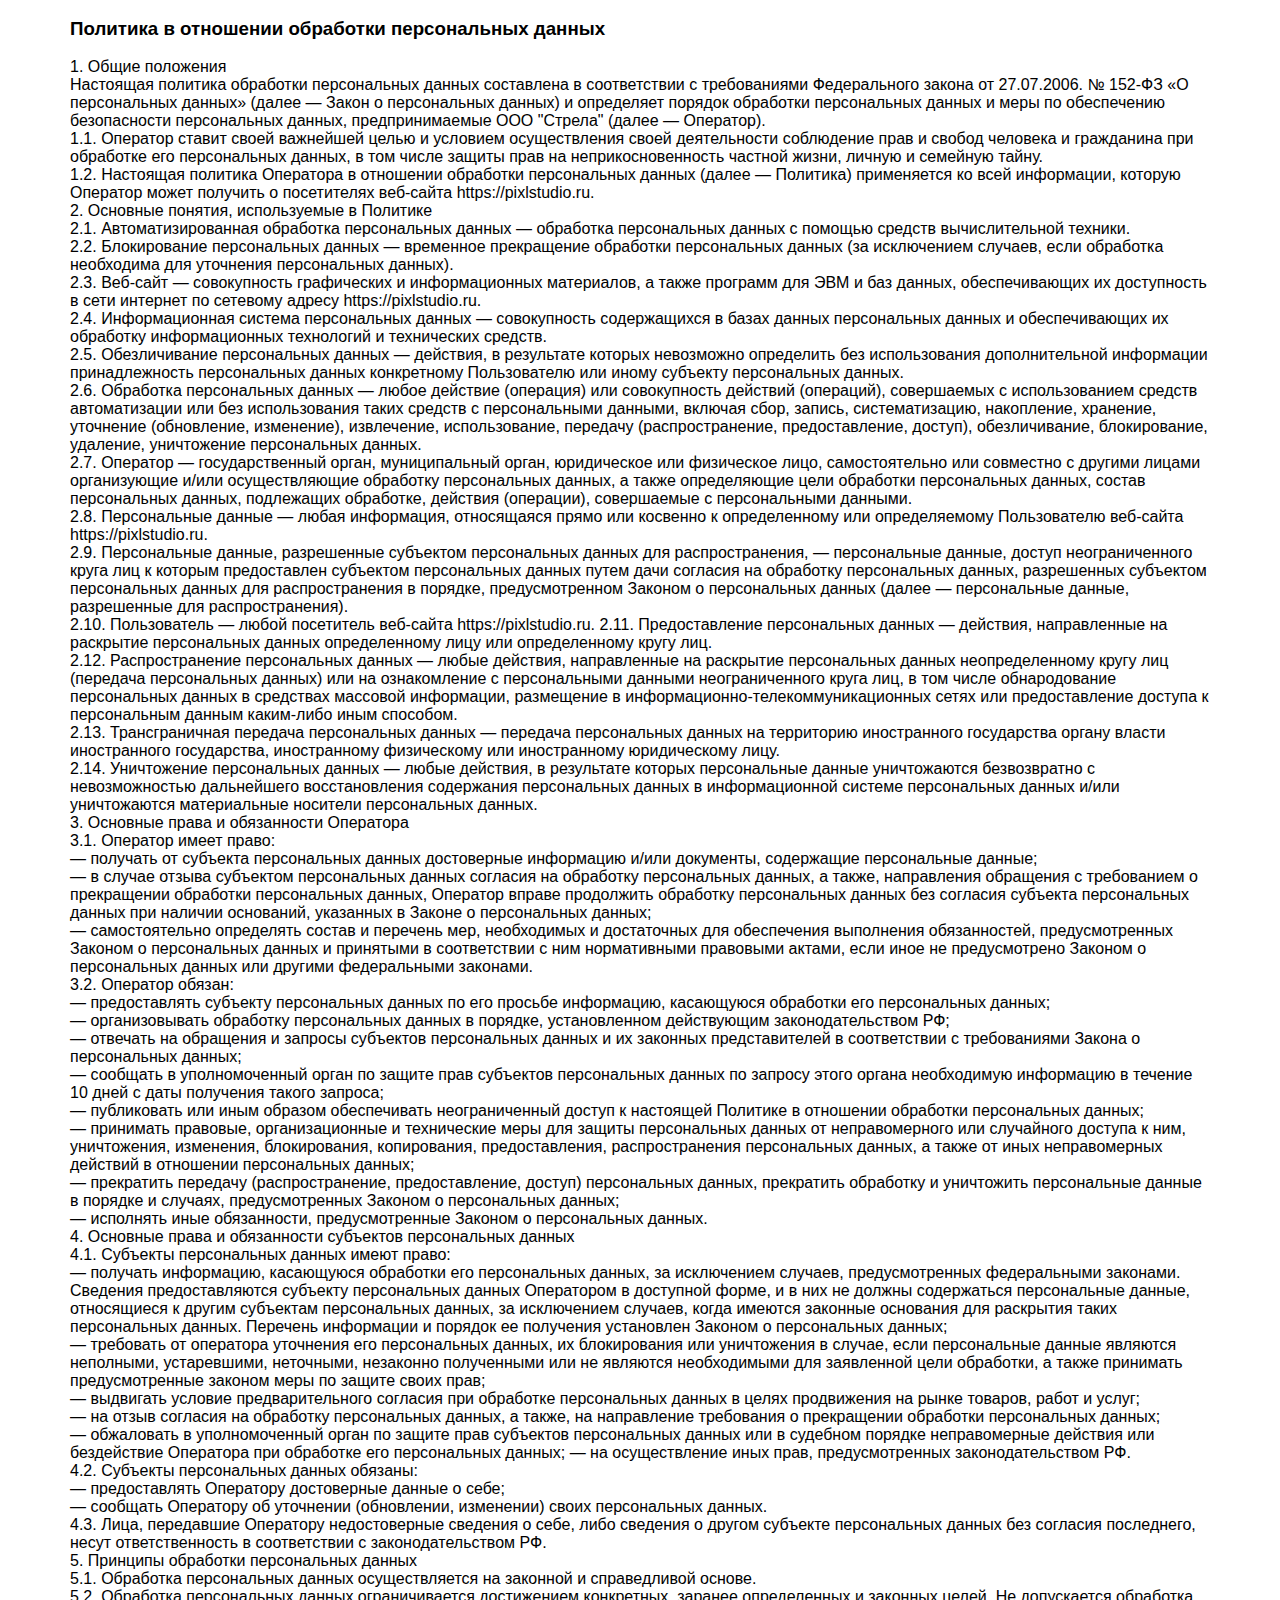
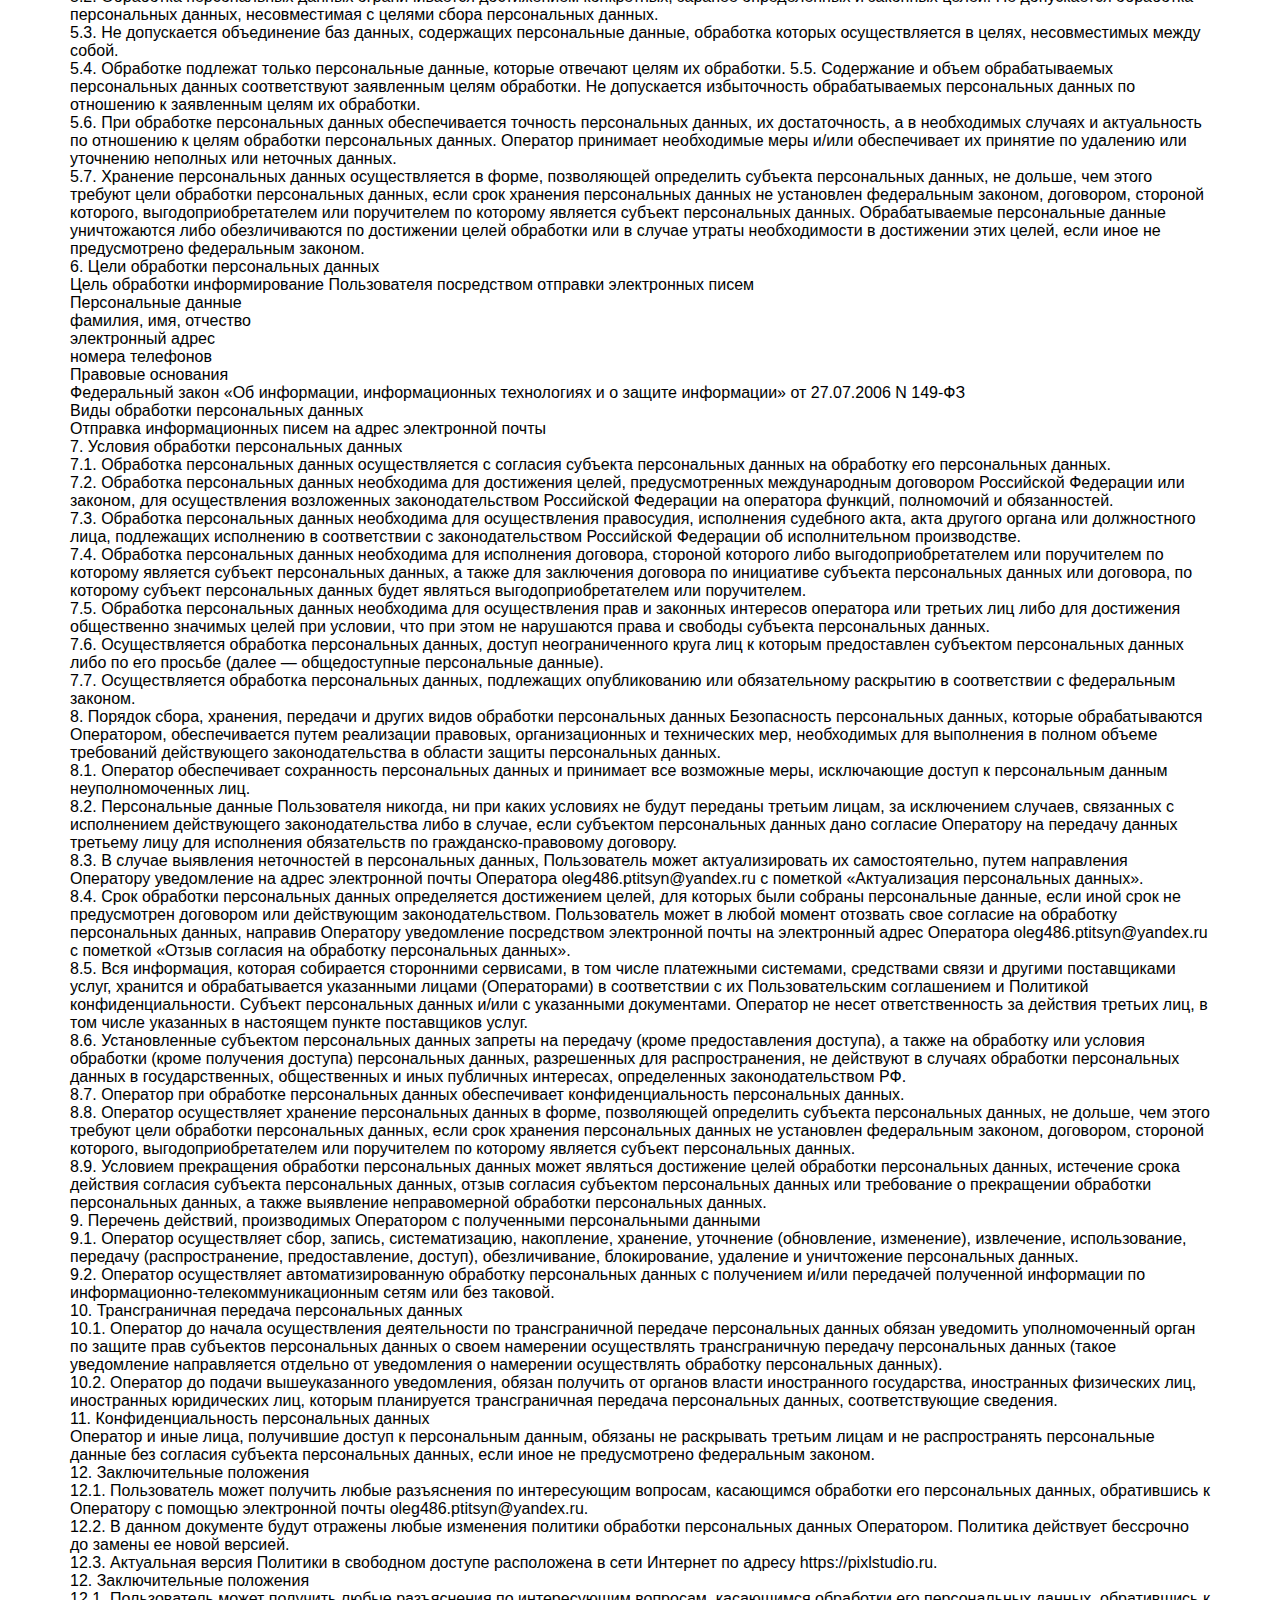
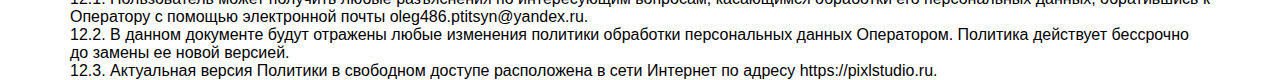
<file: policy.html>
<!DOCTYPE html>
<html lang="en">
<head>
    <meta charset="UTF-8">
    <meta name="viewport" content="width=device-width, initial-scale=1.0">
    <title>Политика конфиденциальности</title>
    <link rel="stylesheet" href="style.css">

</head>
<body>
    <div class="container">
        <br>
        <h3>Политика в отношении обработки персональных данных</h3>
        <br>
<p>1. Общие положения</p>

<p>Настоящая политика обработки персональных данных составлена в соответствии с требованиями Федерального закона от 27.07.2006. № 152-ФЗ «О персональных данных» (далее — Закон о персональных данных) и определяет порядок обработки персональных данных и меры по обеспечению безопасности персональных данных, предпринимаемые ООО "Cтрела" (далее — Оператор).</p>
<p>1.1. Оператор ставит своей важнейшей целью и условием осуществления своей деятельности соблюдение прав и свобод человека и гражданина при обработке его персональных данных, в том числе защиты прав на неприкосновенность частной жизни, личную и семейную тайну.
<p>1.2. Настоящая политика Оператора в отношении обработки персональных данных (далее — Политика) применяется ко всей информации, которую Оператор может получить о посетителях веб-сайта https://pixlstudio.ru.</p>    
<p>2. Основные понятия, используемые в Политике<br>
2.1. Автоматизированная обработка персональных данных — обработка персональных данных с помощью средств вычислительной техники.<br>
2.2. Блокирование персональных данных — временное прекращение обработки персональных данных (за исключением случаев, если обработка необходима для уточнения персональных данных).<br>
2.3. Веб-сайт — совокупность графических и информационных материалов, а также программ для ЭВМ и баз данных, обеспечивающих их доступность в сети интернет по сетевому адресу https://pixlstudio.ru.<br>
2.4. Информационная система персональных данных — совокупность содержащихся в базах данных персональных данных и обеспечивающих их обработку информационных технологий и технических средств.<br>
2.5. Обезличивание персональных данных — действия, в результате которых невозможно определить без использования дополнительной информации принадлежность персональных данных конкретному Пользователю или иному субъекту персональных данных.<br>
2.6. Обработка персональных данных — любое действие (операция) или совокупность действий (операций), совершаемых с использованием средств автоматизации или без использования таких средств с персональными данными, включая сбор, запись, систематизацию, накопление, хранение, уточнение (обновление, изменение), извлечение, использование, передачу (распространение, предоставление, доступ), обезличивание, блокирование, удаление, уничтожение персональных данных.<br>
2.7. Оператор — государственный орган, муниципальный орган, юридическое или физическое лицо, самостоятельно или совместно с другими лицами организующие и/или осуществляющие обработку персональных данных, а также определяющие цели обработки персональных данных, состав персональных данных, подлежащих обработке, действия (операции), совершаемые с персональными данными.<br>
2.8. Персональные данные — любая информация, относящаяся прямо или косвенно к определенному или определяемому Пользователю веб-сайта https://pixlstudio.ru.<br>
2.9. Персональные данные, разрешенные субъектом персональных данных для распространения, — персональные данные, доступ неограниченного круга лиц к которым предоставлен субъектом персональных данных путем дачи согласия на обработку персональных данных, разрешенных субъектом персональных данных для распространения в порядке, предусмотренном Законом о персональных данных (далее — персональные данные, разрешенные для распространения).<br>
2.10. Пользователь — любой посетитель веб-сайта https://pixlstudio.ru.
2.11. Предоставление персональных данных — действия, направленные на раскрытие персональных данных определенному лицу или определенному кругу лиц.<br>
2.12. Распространение персональных данных — любые действия, направленные на раскрытие персональных данных неопределенному кругу лиц (передача персональных данных) или на ознакомление с персональными данными неограниченного круга лиц, в том числе обнародование персональных данных в средствах массовой информации, размещение в информационно-телекоммуникационных сетях или предоставление доступа к персональным данным каким-либо иным способом.<br>
2.13. Трансграничная передача персональных данных — передача персональных данных на территорию иностранного государства органу власти иностранного государства, иностранному физическому или иностранному юридическому лицу.<br>
2.14. Уничтожение персональных данных — любые действия, в результате которых персональные данные уничтожаются безвозвратно с невозможностью дальнейшего восстановления содержания персональных данных в информационной системе персональных данных и/или уничтожаются материальные носители персональных данных.</p>
<p>3. Основные права и обязанности Оператора<br>
3.1. Оператор имеет право:<br>
— получать от субъекта персональных данных достоверные информацию и/или документы, содержащие персональные данные;<br>
— в случае отзыва субъектом персональных данных согласия на обработку персональных данных, а также, направления обращения с требованием о прекращении обработки персональных данных, Оператор вправе продолжить обработку персональных данных без согласия субъекта персональных данных при наличии оснований, указанных в Законе о персональных данных;<br>
— самостоятельно определять состав и перечень мер, необходимых и достаточных для обеспечения выполнения обязанностей, предусмотренных Законом о персональных данных и принятыми в соответствии с ним нормативными правовыми актами, если иное не предусмотрено Законом о персональных данных или другими федеральными законами.<br>
3.2. Оператор обязан:<br>
— предоставлять субъекту персональных данных по его просьбе информацию, касающуюся обработки его персональных данных;<br>
— организовывать обработку персональных данных в порядке, установленном действующим законодательством РФ;<br>
— отвечать на обращения и запросы субъектов персональных данных и их законных представителей в соответствии с требованиями Закона о персональных данных;<br>
— сообщать в уполномоченный орган по защите прав субъектов персональных данных по запросу этого органа необходимую информацию в течение 10 дней с даты получения такого запроса;<br>
— публиковать или иным образом обеспечивать неограниченный доступ к настоящей Политике в отношении обработки персональных данных;<br>
— принимать правовые, организационные и технические меры для защиты персональных данных от неправомерного или случайного доступа к ним, уничтожения, изменения, блокирования, копирования, предоставления, распространения персональных данных, а также от иных неправомерных действий в отношении персональных данных;<br>
— прекратить передачу (распространение, предоставление, доступ) персональных данных, прекратить обработку и уничтожить персональные данные в порядке и случаях, предусмотренных Законом о персональных данных;<br>
— исполнять иные обязанности, предусмотренные Законом о персональных данных.</p>
<p>4. Основные права и обязанности субъектов персональных данных<br>
4.1. Субъекты персональных данных имеют право:<br>
— получать информацию, касающуюся обработки его персональных данных, за исключением случаев, предусмотренных федеральными законами. Сведения предоставляются субъекту персональных данных Оператором в доступной форме, и в них не должны содержаться персональные данные, относящиеся к другим субъектам персональных данных, за исключением случаев, когда имеются законные основания для раскрытия таких персональных данных. Перечень информации и порядок ее получения установлен Законом о персональных данных;<br>
— требовать от оператора уточнения его персональных данных, их блокирования или уничтожения в случае, если персональные данные являются неполными, устаревшими, неточными, незаконно полученными или не являются необходимыми для заявленной цели обработки, а также принимать предусмотренные законом меры по защите своих прав;<br>
— выдвигать условие предварительного согласия при обработке персональных данных в целях продвижения на рынке товаров, работ и услуг;<br>
— на отзыв согласия на обработку персональных данных, а также, на направление требования о прекращении обработки персональных данных;<br>
— обжаловать в уполномоченный орган по защите прав субъектов персональных данных или в судебном порядке неправомерные действия или бездействие Оператора при обработке его персональных данных;
— на осуществление иных прав, предусмотренных законодательством РФ.<br>
4.2. Субъекты персональных данных обязаны:<br>
— предоставлять Оператору достоверные данные о себе;<br>
— сообщать Оператору об уточнении (обновлении, изменении) своих персональных данных.<br>
4.3. Лица, передавшие Оператору недостоверные сведения о себе, либо сведения о другом субъекте персональных данных без согласия последнего, несут ответственность в соответствии с законодательством РФ.</p>
<p>
    5. Принципы обработки персональных данных<br>
5.1. Обработка персональных данных осуществляется на законной и справедливой основе.<br>
5.2. Обработка персональных данных ограничивается достижением конкретных, заранее определенных и законных целей. Не допускается обработка персональных данных, несовместимая с целями сбора персональных данных.<br>
5.3. Не допускается объединение баз данных, содержащих персональные данные, обработка которых осуществляется в целях, несовместимых между собой.<br>
5.4. Обработке подлежат только персональные данные, которые отвечают целям их обработки.
5.5. Содержание и объем обрабатываемых персональных данных соответствуют заявленным целям обработки. Не допускается избыточность обрабатываемых персональных данных по отношению к заявленным целям их обработки.<br>
5.6. При обработке персональных данных обеспечивается точность персональных данных, их достаточность, а в необходимых случаях и актуальность по отношению к целям обработки персональных данных. Оператор принимает необходимые меры и/или обеспечивает их принятие по удалению или уточнению неполных или неточных данных.<br>
5.7. Хранение персональных данных осуществляется в форме, позволяющей определить субъекта персональных данных, не дольше, чем этого требуют цели обработки персональных данных, если срок хранения персональных данных не установлен федеральным законом, договором, стороной которого, выгодоприобретателем или поручителем по которому является субъект персональных данных. Обрабатываемые персональные данные уничтожаются либо обезличиваются по достижении целей обработки или в случае утраты необходимости в достижении этих целей, если иное не предусмотрено федеральным законом.
</p>
<p>6. Цели обработки персональных данных<br>
Цель обработки	информирование Пользователя посредством отправки электронных писем<br>
Персональные данные	<br>
фамилия, имя, отчество<br>
электронный адрес<br>
номера телефонов<br>
Правовые основания	<br>
Федеральный закон «Об информации, информационных технологиях и о защите информации» от 27.07.2006 N 149-ФЗ<br>
Виды обработки персональных данных	<br>
Отправка информационных писем на адрес электронной почты</p>
<p>7. Условия обработки персональных данных<br>
7.1. Обработка персональных данных осуществляется с согласия субъекта персональных данных на обработку его персональных данных.<br>
7.2. Обработка персональных данных необходима для достижения целей, предусмотренных международным договором Российской Федерации или законом, для осуществления возложенных законодательством Российской Федерации на оператора функций, полномочий и обязанностей.<br>
7.3. Обработка персональных данных необходима для осуществления правосудия, исполнения судебного акта, акта другого органа или должностного лица, подлежащих исполнению в соответствии с законодательством Российской Федерации об исполнительном производстве.<br>
7.4. Обработка персональных данных необходима для исполнения договора, стороной которого либо выгодоприобретателем или поручителем по которому является субъект персональных данных, а также для заключения договора по инициативе субъекта персональных данных или договора, по которому субъект персональных данных будет являться выгодоприобретателем или поручителем.<br>
7.5. Обработка персональных данных необходима для осуществления прав и законных интересов оператора или третьих лиц либо для достижения общественно значимых целей при условии, что при этом не нарушаются права и свободы субъекта персональных данных.<br>
7.6. Осуществляется обработка персональных данных, доступ неограниченного круга лиц к которым предоставлен субъектом персональных данных либо по его просьбе (далее — общедоступные персональные данные).<br>
7.7. Осуществляется обработка персональных данных, подлежащих опубликованию или обязательному раскрытию в соответствии с федеральным законом.</p>
<p>8. Порядок сбора, хранения, передачи и других видов обработки персональных данных
Безопасность персональных данных, которые обрабатываются Оператором, обеспечивается путем реализации правовых, организационных и технических мер, необходимых для выполнения в полном объеме требований действующего законодательства в области защиты персональных данных.<br>
8.1. Оператор обеспечивает сохранность персональных данных и принимает все возможные меры, исключающие доступ к персональным данным неуполномоченных лиц.<br>
8.2. Персональные данные Пользователя никогда, ни при каких условиях не будут переданы третьим лицам, за исключением случаев, связанных с исполнением действующего законодательства либо в случае, если субъектом персональных данных дано согласие Оператору на передачу данных третьему лицу для исполнения обязательств по гражданско-правовому договору.<br>
8.3. В случае выявления неточностей в персональных данных, Пользователь может актуализировать их самостоятельно, путем направления Оператору уведомление на адрес электронной почты Оператора oleg486.ptitsyn@yandex.ru с пометкой «Актуализация персональных данных».<br>
8.4. Срок обработки персональных данных определяется достижением целей, для которых были собраны персональные данные, если иной срок не предусмотрен договором или действующим законодательством.
Пользователь может в любой момент отозвать свое согласие на обработку персональных данных, направив Оператору уведомление посредством электронной почты на электронный адрес Оператора oleg486.ptitsyn@yandex.ru с пометкой «Отзыв согласия на обработку персональных данных».<br>
8.5. Вся информация, которая собирается сторонними сервисами, в том числе платежными системами, средствами связи и другими поставщиками услуг, хранится и обрабатывается указанными лицами (Операторами) в соответствии с их Пользовательским соглашением и Политикой конфиденциальности. Субъект персональных данных и/или с указанными документами. Оператор не несет ответственность за действия третьих лиц, в том числе указанных в настоящем пункте поставщиков услуг.<br>
8.6. Установленные субъектом персональных данных запреты на передачу (кроме предоставления доступа), а также на обработку или условия обработки (кроме получения доступа) персональных данных, разрешенных для распространения, не действуют в случаях обработки персональных данных в государственных, общественных и иных публичных интересах, определенных законодательством РФ.<br>
8.7. Оператор при обработке персональных данных обеспечивает конфиденциальность персональных данных.<br>
8.8. Оператор осуществляет хранение персональных данных в форме, позволяющей определить субъекта персональных данных, не дольше, чем этого требуют цели обработки персональных данных, если срок хранения персональных данных не установлен федеральным законом, договором, стороной которого, выгодоприобретателем или поручителем по которому является субъект персональных данных.<br>
8.9. Условием прекращения обработки персональных данных может являться достижение целей обработки персональных данных, истечение срока действия согласия субъекта персональных данных, отзыв согласия субъектом персональных данных или требование о прекращении обработки персональных данных, а также выявление неправомерной обработки персональных данных.</p>
<p>9. Перечень действий, производимых Оператором с полученными персональными данными<br>
9.1. Оператор осуществляет сбор, запись, систематизацию, накопление, хранение, уточнение (обновление, изменение), извлечение, использование, передачу (распространение, предоставление, доступ), обезличивание, блокирование, удаление и уничтожение персональных данных.<br>
9.2. Оператор осуществляет автоматизированную обработку персональных данных с получением и/или передачей полученной информации по информационно-телекоммуникационным сетям или без таковой.</p>
<p>10. Трансграничная передача персональных данных<br>
10.1. Оператор до начала осуществления деятельности по трансграничной передаче персональных данных обязан уведомить уполномоченный орган по защите прав субъектов персональных данных о своем намерении осуществлять трансграничную передачу персональных данных (такое уведомление направляется отдельно от уведомления о намерении осуществлять обработку персональных данных).<br>
10.2. Оператор до подачи вышеуказанного уведомления, обязан получить от органов власти иностранного государства, иностранных физических лиц, иностранных юридических лиц, которым планируется трансграничная передача персональных данных, соответствующие сведения.</p>
<p>11. Конфиденциальность персональных данных<br>
Оператор и иные лица, получившие доступ к персональным данным, обязаны не раскрывать третьим лицам и не распространять персональные данные без согласия субъекта персональных данных, если иное не предусмотрено федеральным законом.</p>
<p>12. Заключительные положения<br>
12.1. Пользователь может получить любые разъяснения по интересующим вопросам, касающимся обработки его персональных данных, обратившись к Оператору с помощью электронной почты oleg486.ptitsyn@yandex.ru.<br>
12.2. В данном документе будут отражены любые изменения политики обработки персональных данных Оператором. Политика действует бессрочно до замены ее новой версией.<br>
12.3. Актуальная версия Политики в свободном доступе расположена в сети Интернет по адресу https://pixlstudio.ru.</p>
12. Заключительные положения<br>
12.1. Пользователь может получить любые разъяснения по интересующим вопросам, касающимся обработки его персональных данных, обратившись к Оператору с помощью электронной почты oleg486.ptitsyn@yandex.ru.<br>
12.2. В данном документе будут отражены любые изменения политики обработки персональных данных Оператором. Политика действует бессрочно до замены ее новой версией.<br>
12.3. Актуальная версия Политики в свободном доступе расположена в сети Интернет по адресу https://pixlstudio.ru.<br>
    
    </div>
    
</body>
</html>
</file>
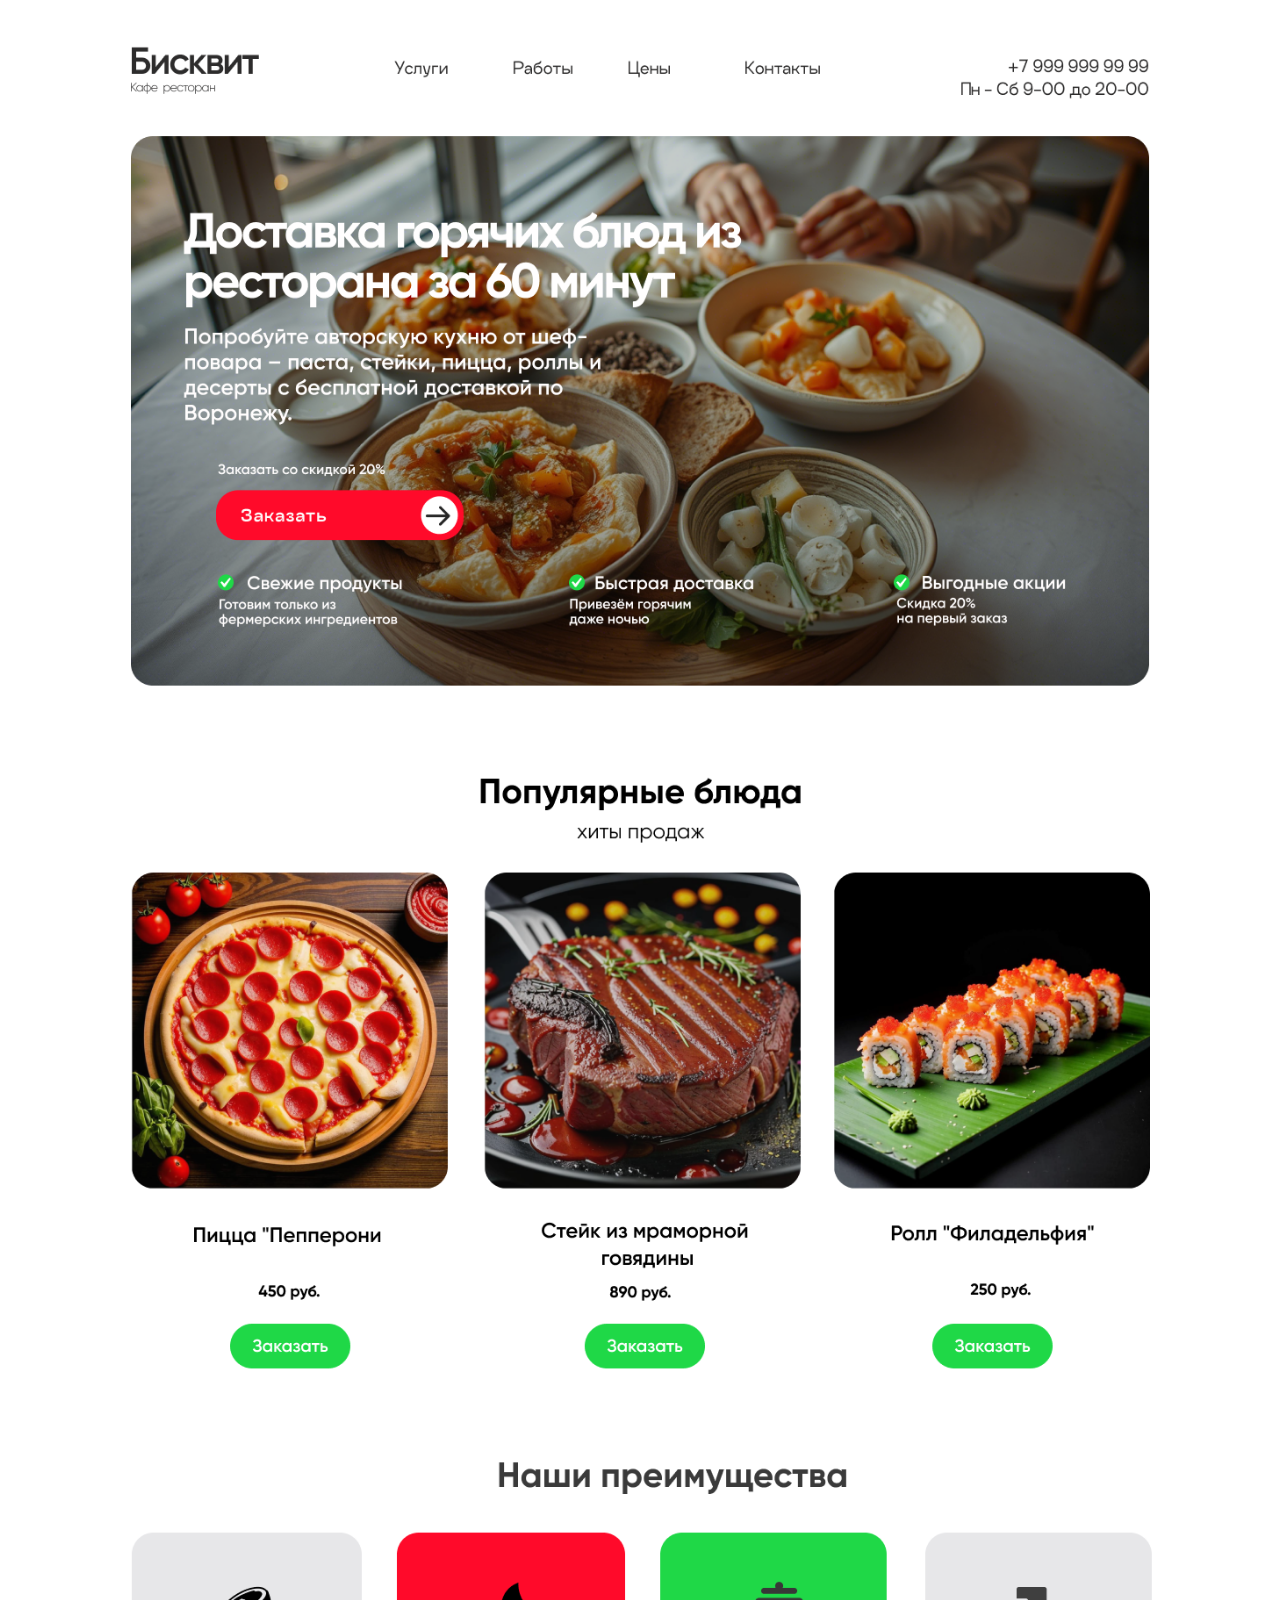
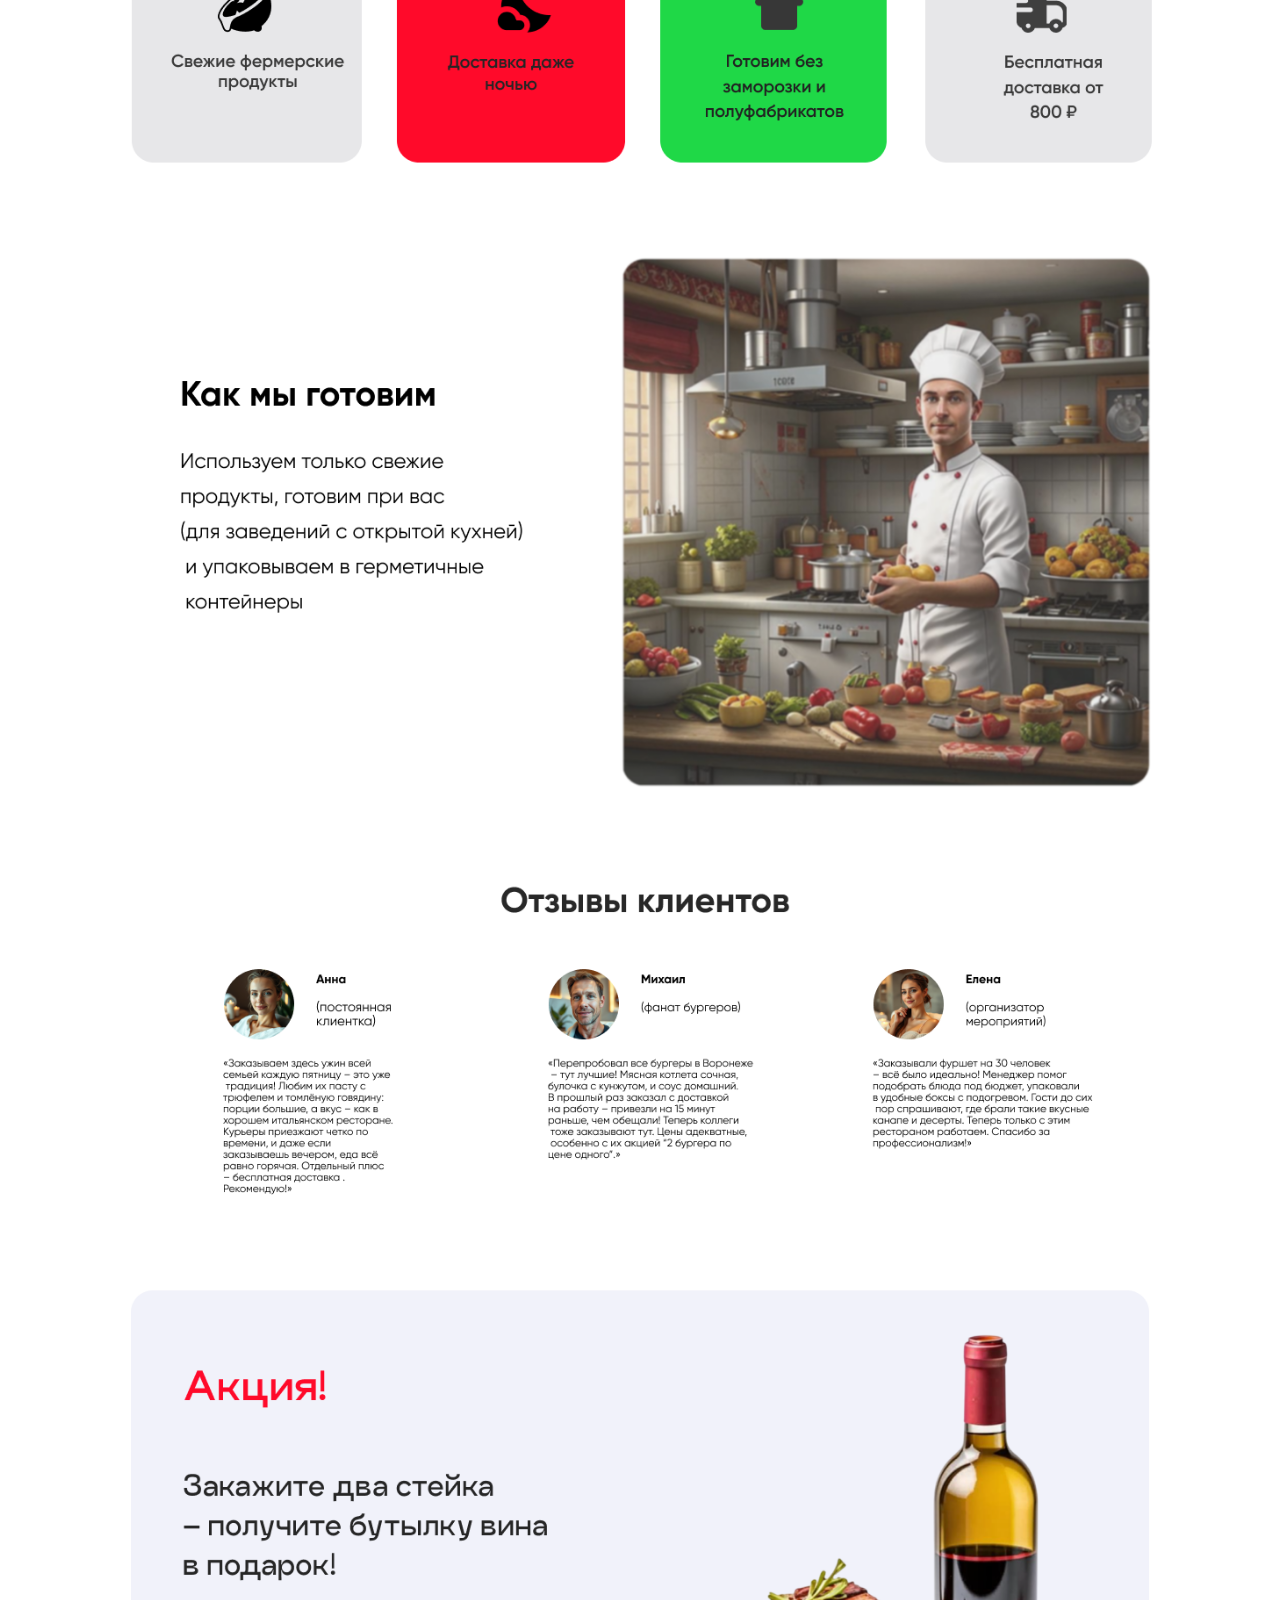
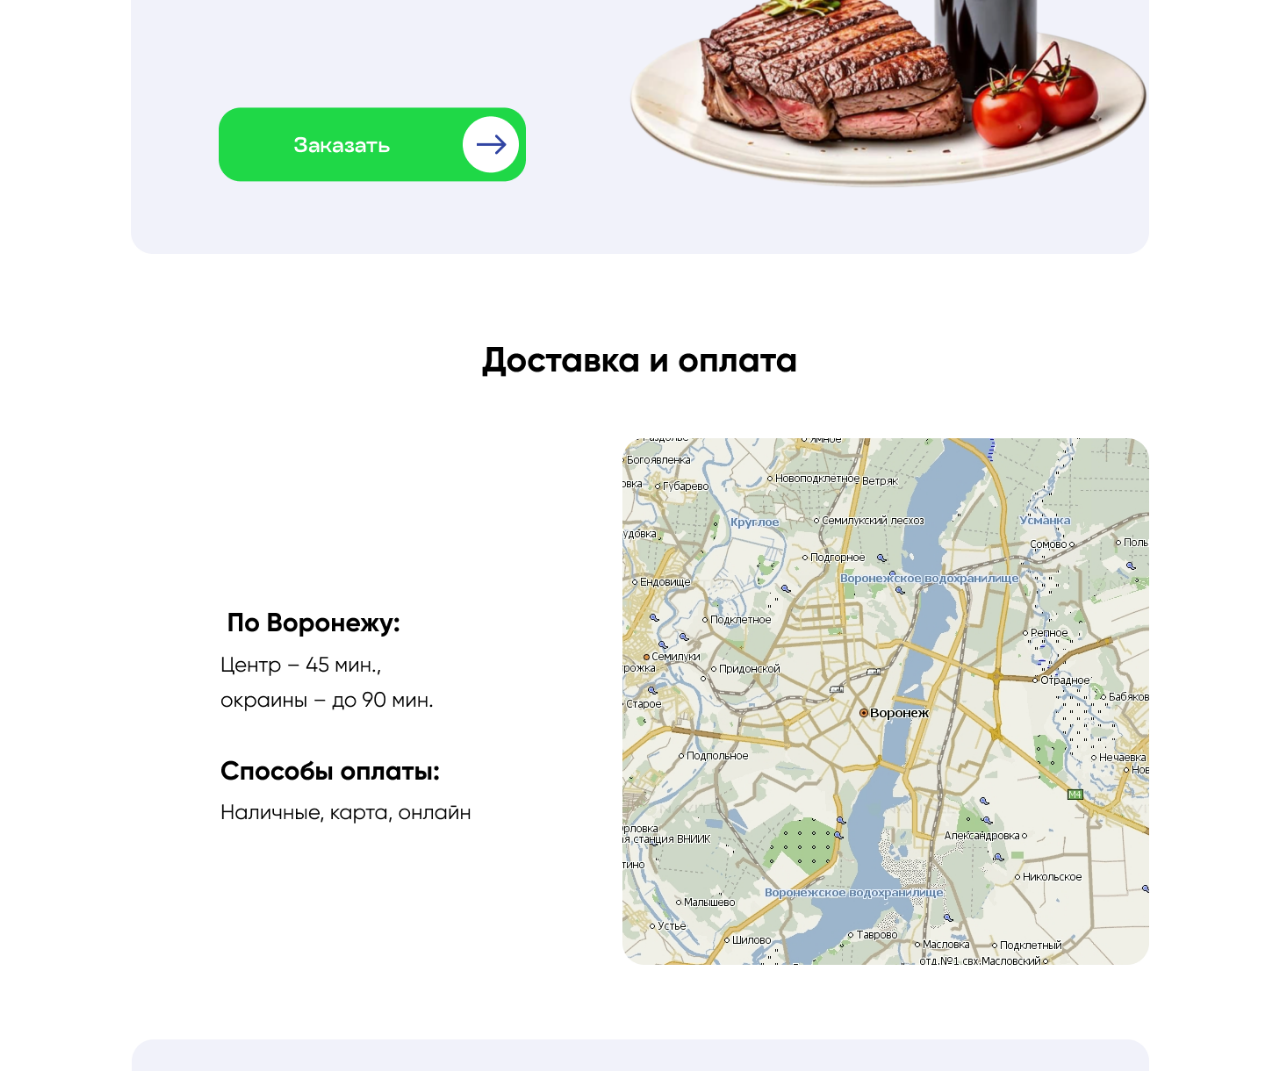
<file: img/portfolio/works/prod2.html>
<!DOCTYPE html>
<html lang="en">
<head>
    <meta charset="UTF-8">
    <meta name="viewport" content="width=device-width, initial-scale=1.0">
    <title>Document</title>
</head>
<body>
    <img src="prod2.png" alt="лендинг" style="width: 100%">
</body>
</html>
</file>
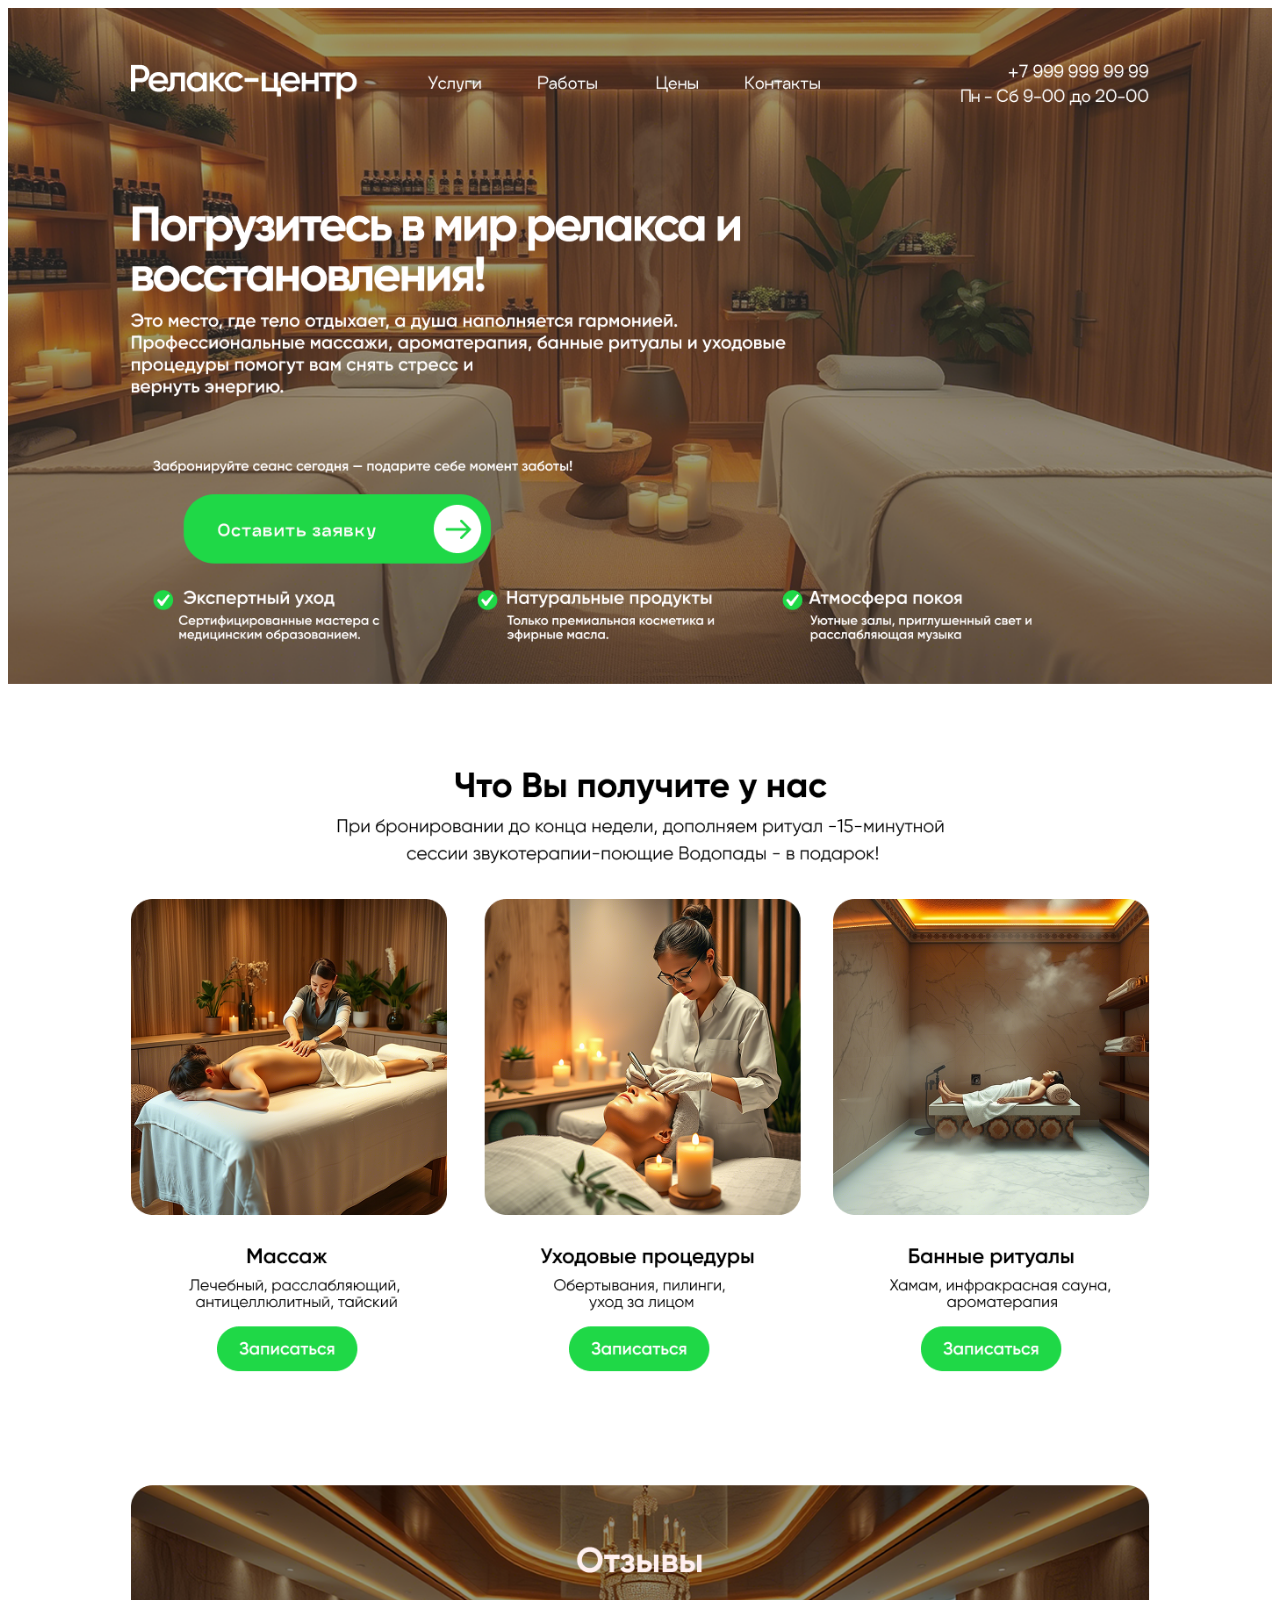
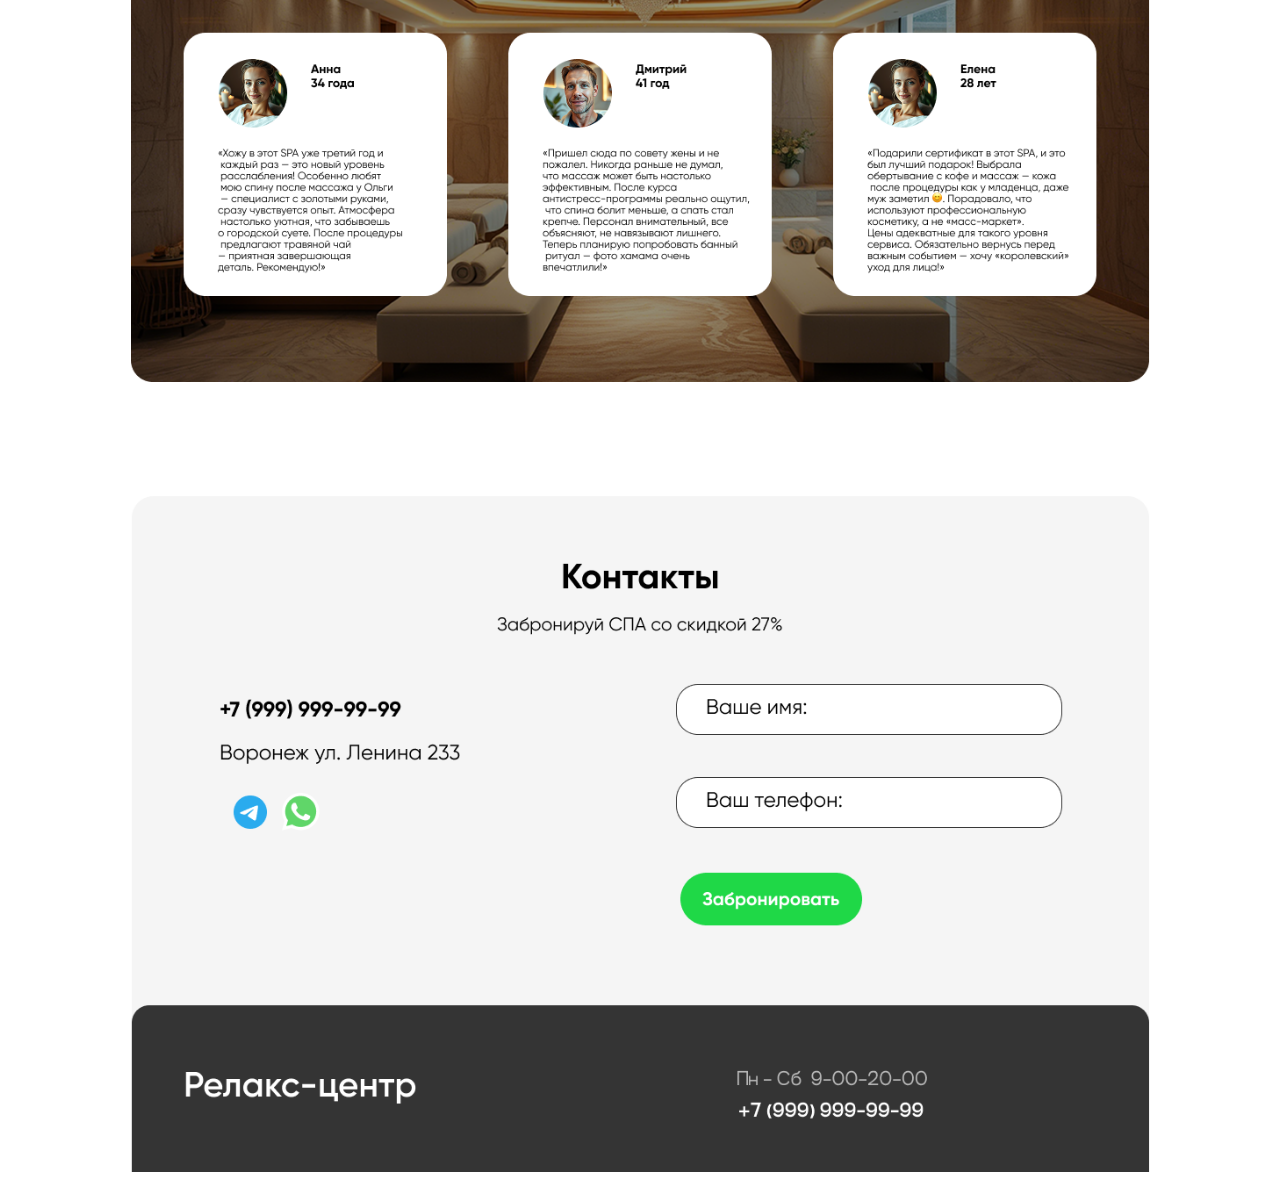
<file: img/portfolio/works/prod3.html>
<!DOCTYPE html>
<html lang="en">
<head>
    <meta charset="UTF-8">
    <meta name="viewport" content="width=device-width, initial-scale=1.0">
    <title>Document</title>
</head>
<body>
    <img src="prod3.png" alt="лендинг" style="width: 100%">
</body>
</html>
</file>
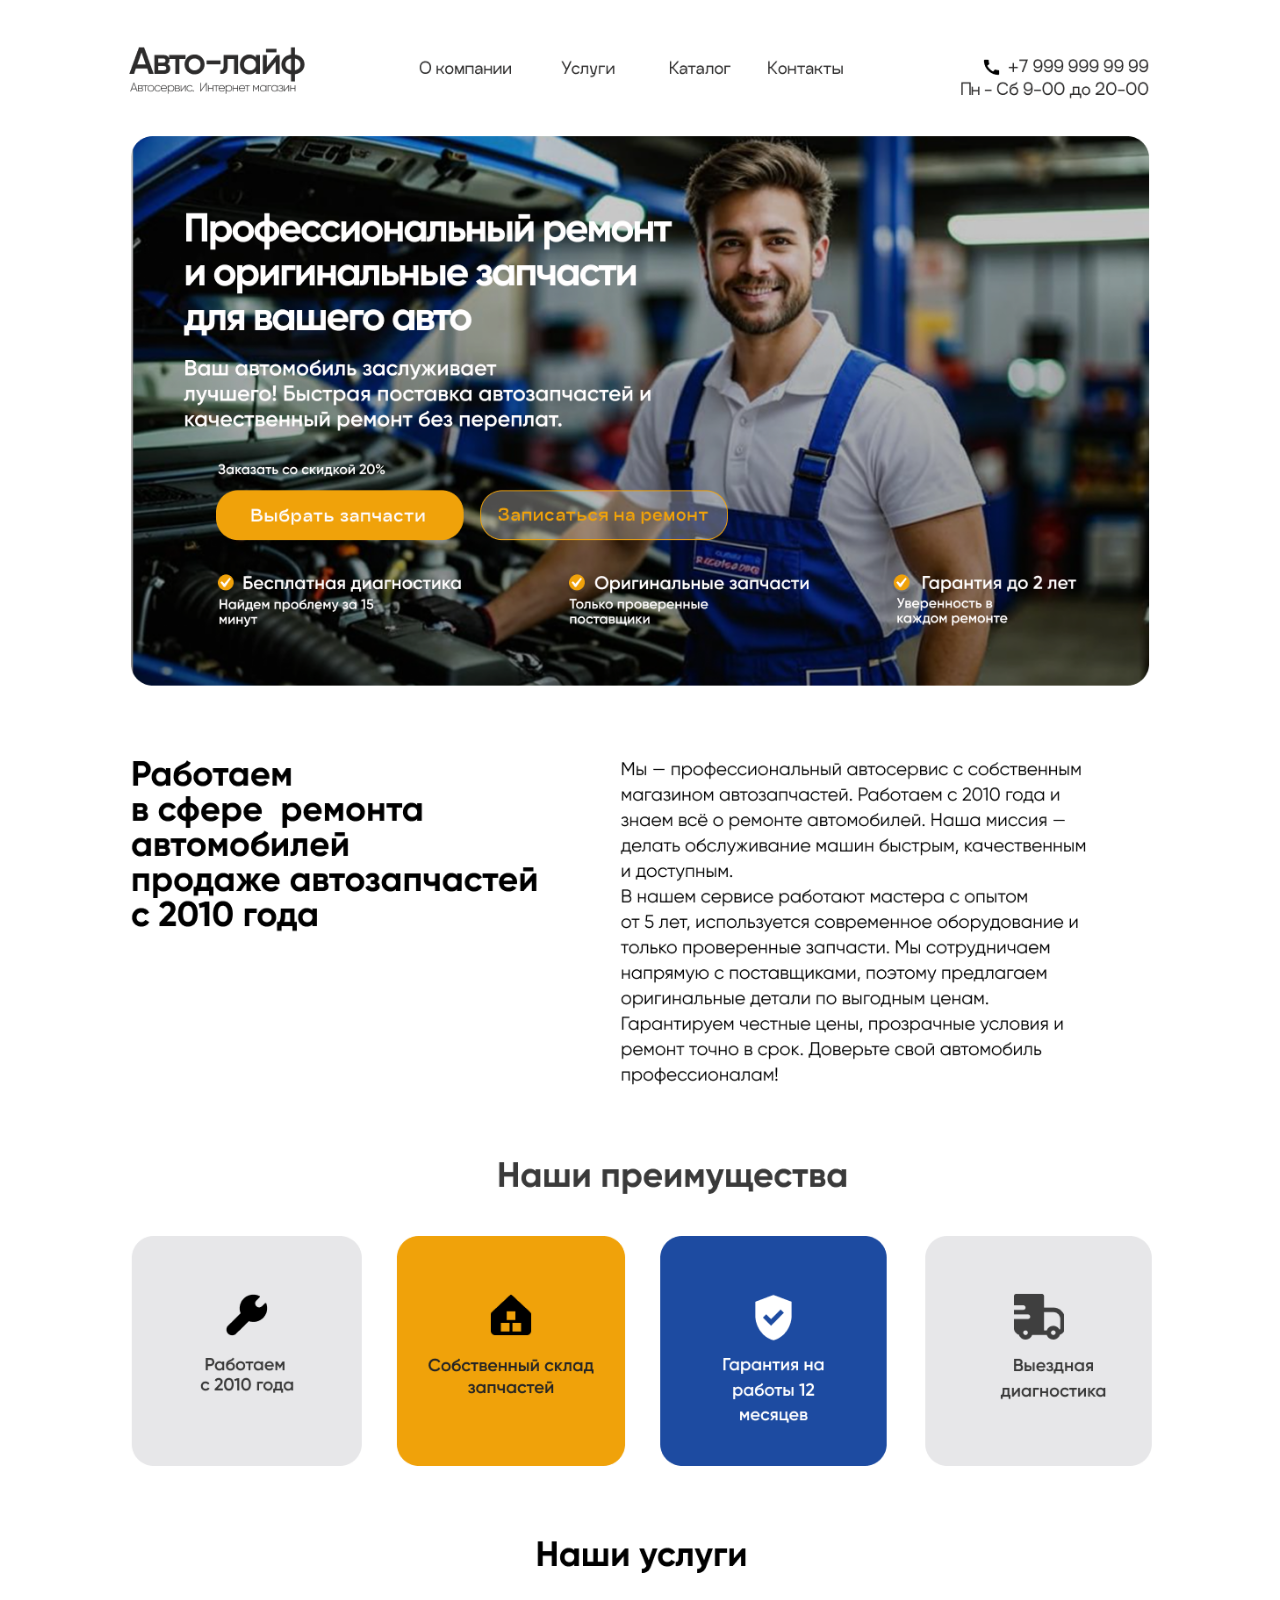
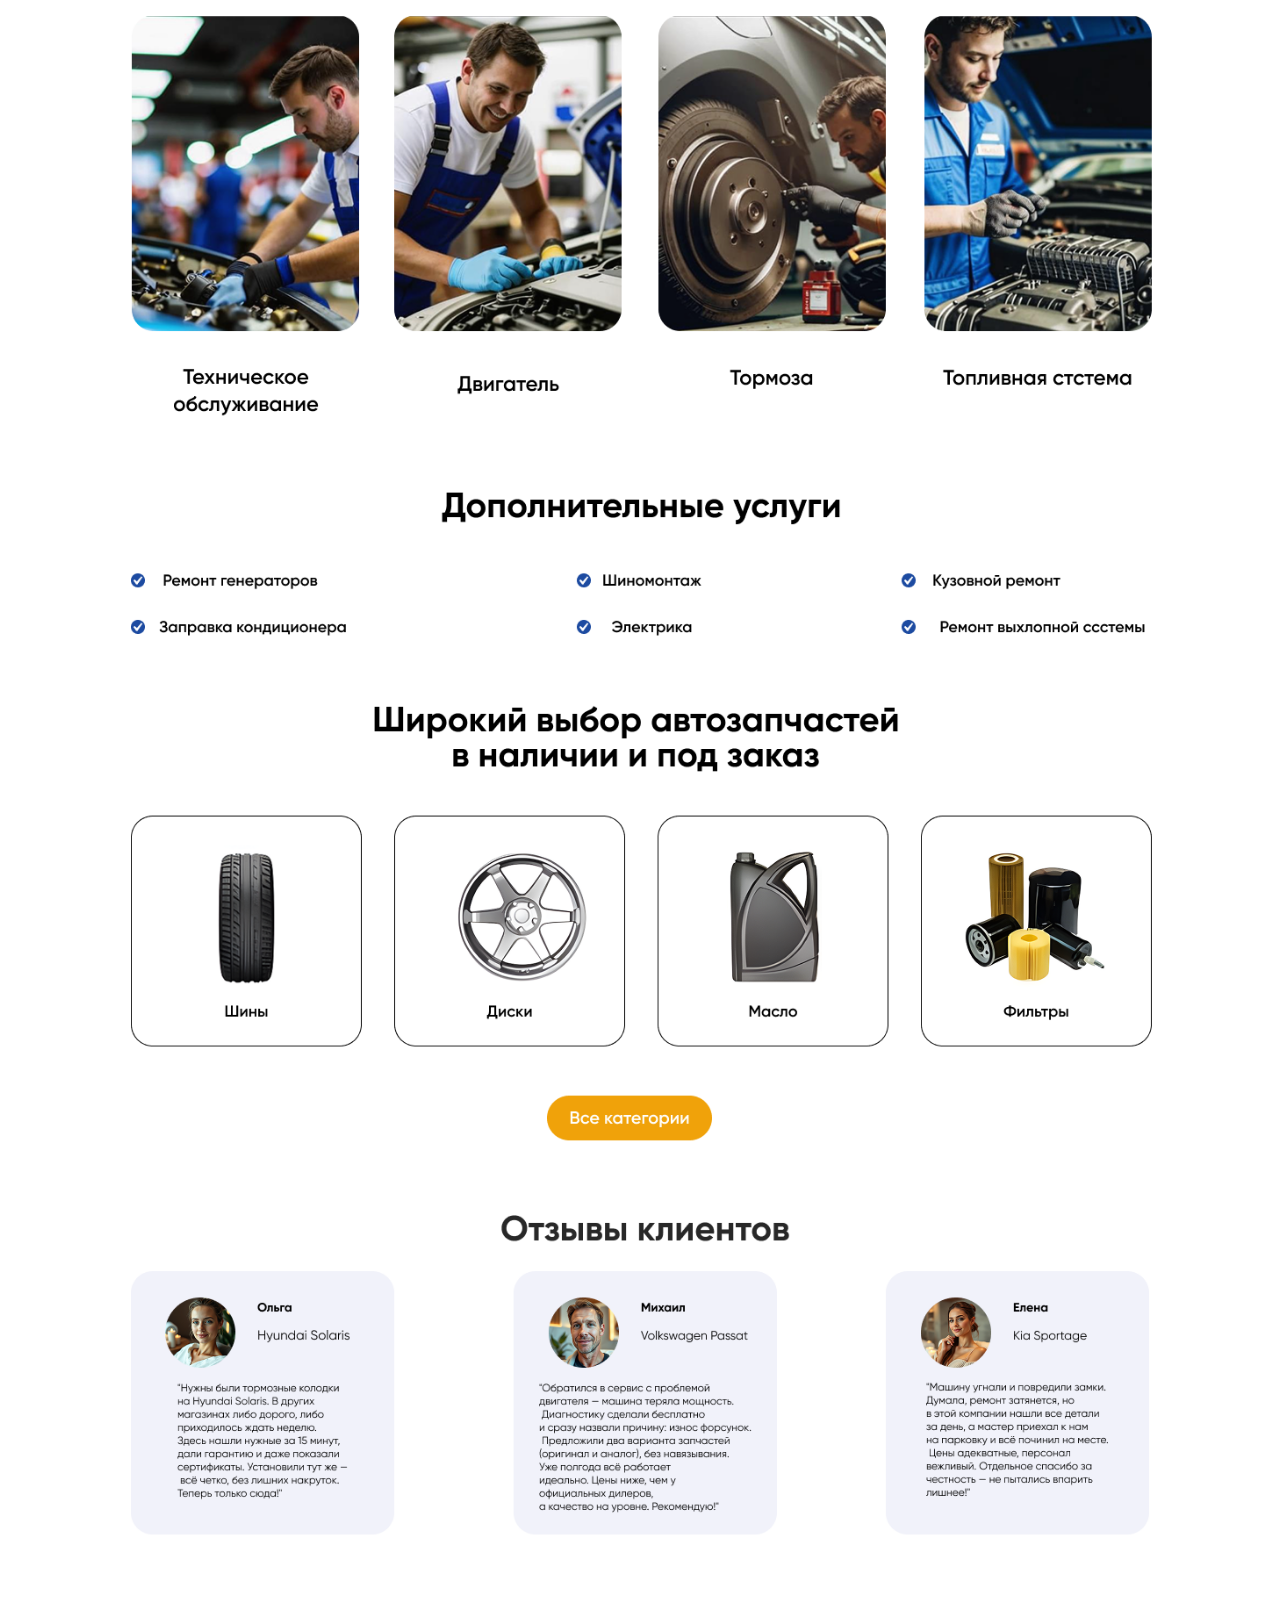
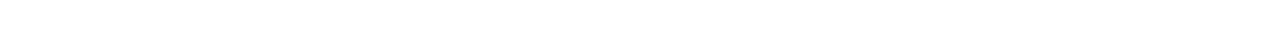
<file: img/portfolio/works/prod4.html>
<!DOCTYPE html>
<html lang="en">
<head>
    <meta charset="UTF-8">
    <meta name="viewport" content="width=device-width, initial-scale=1.0">
    <title>Document</title>
</head>
<body>
    <img src="prod4.png" alt="лендинг" style="width: 100%">
</body>
</html>
</file>
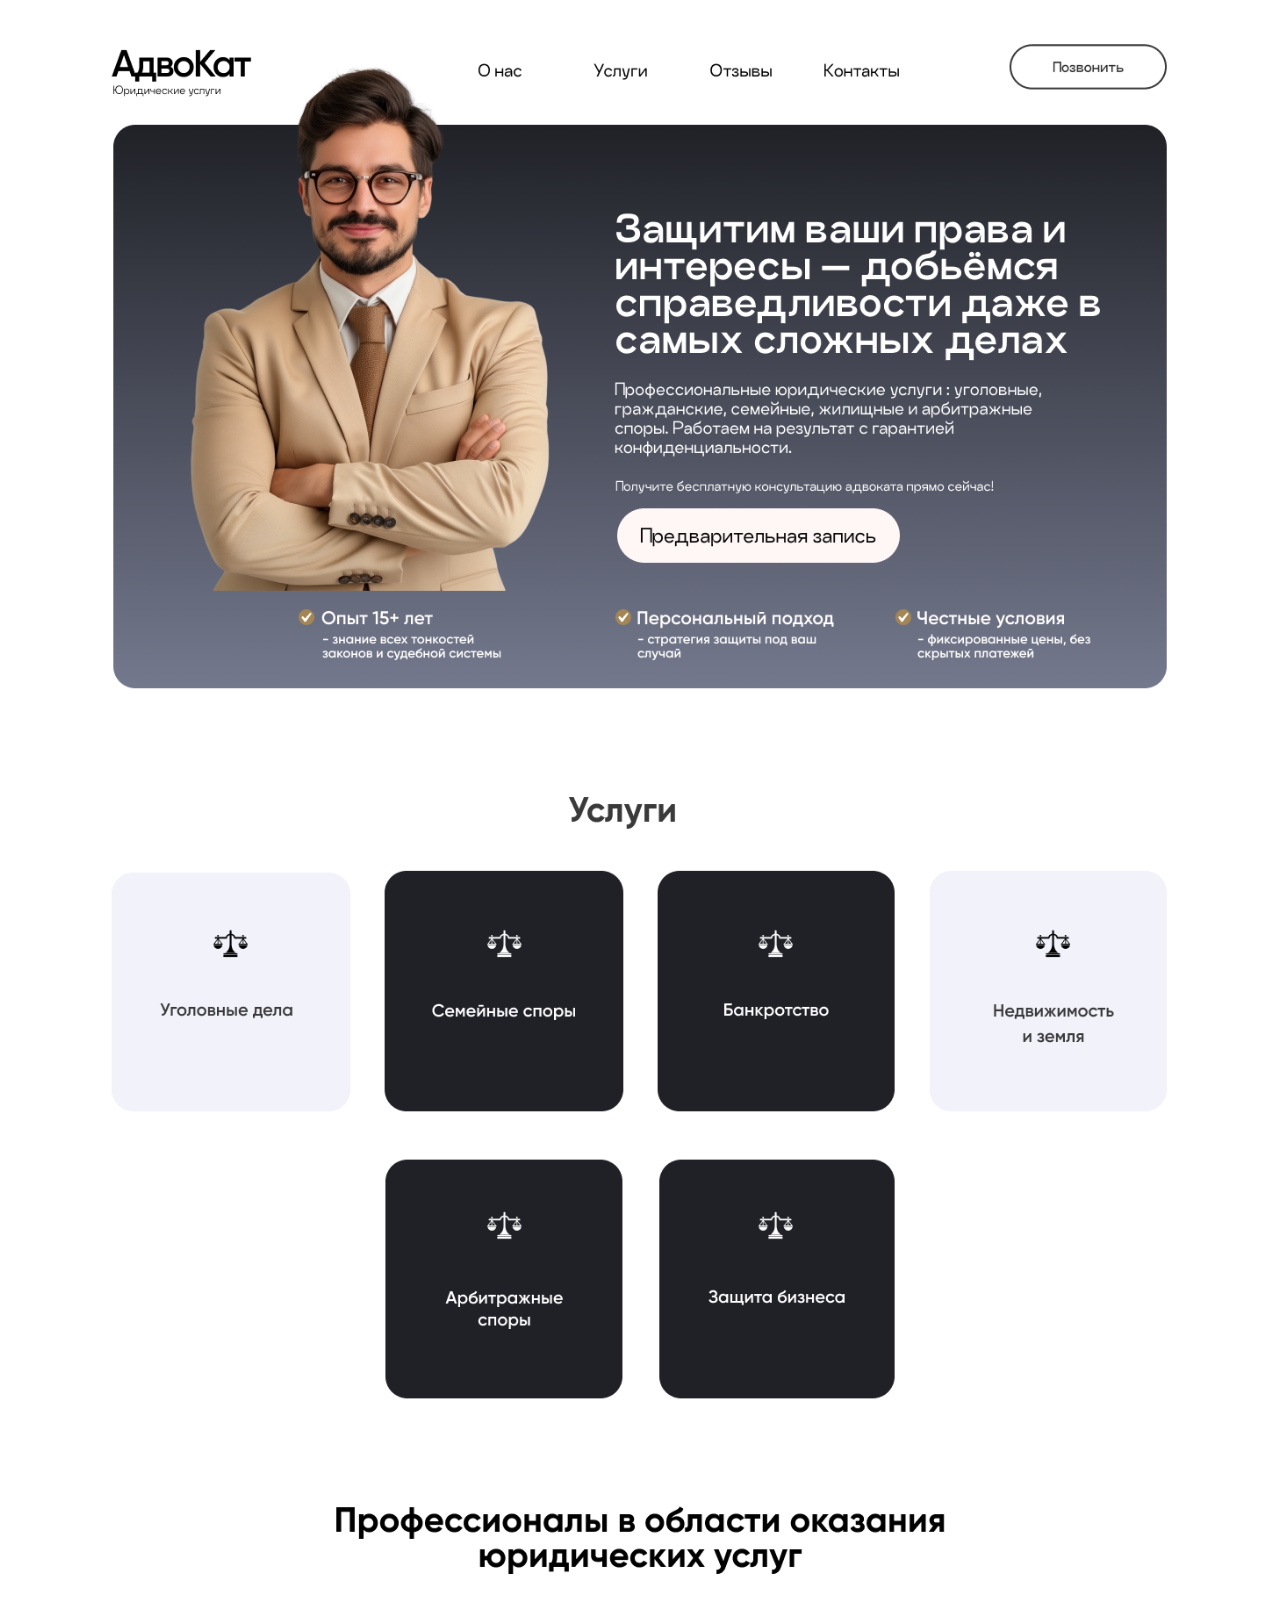
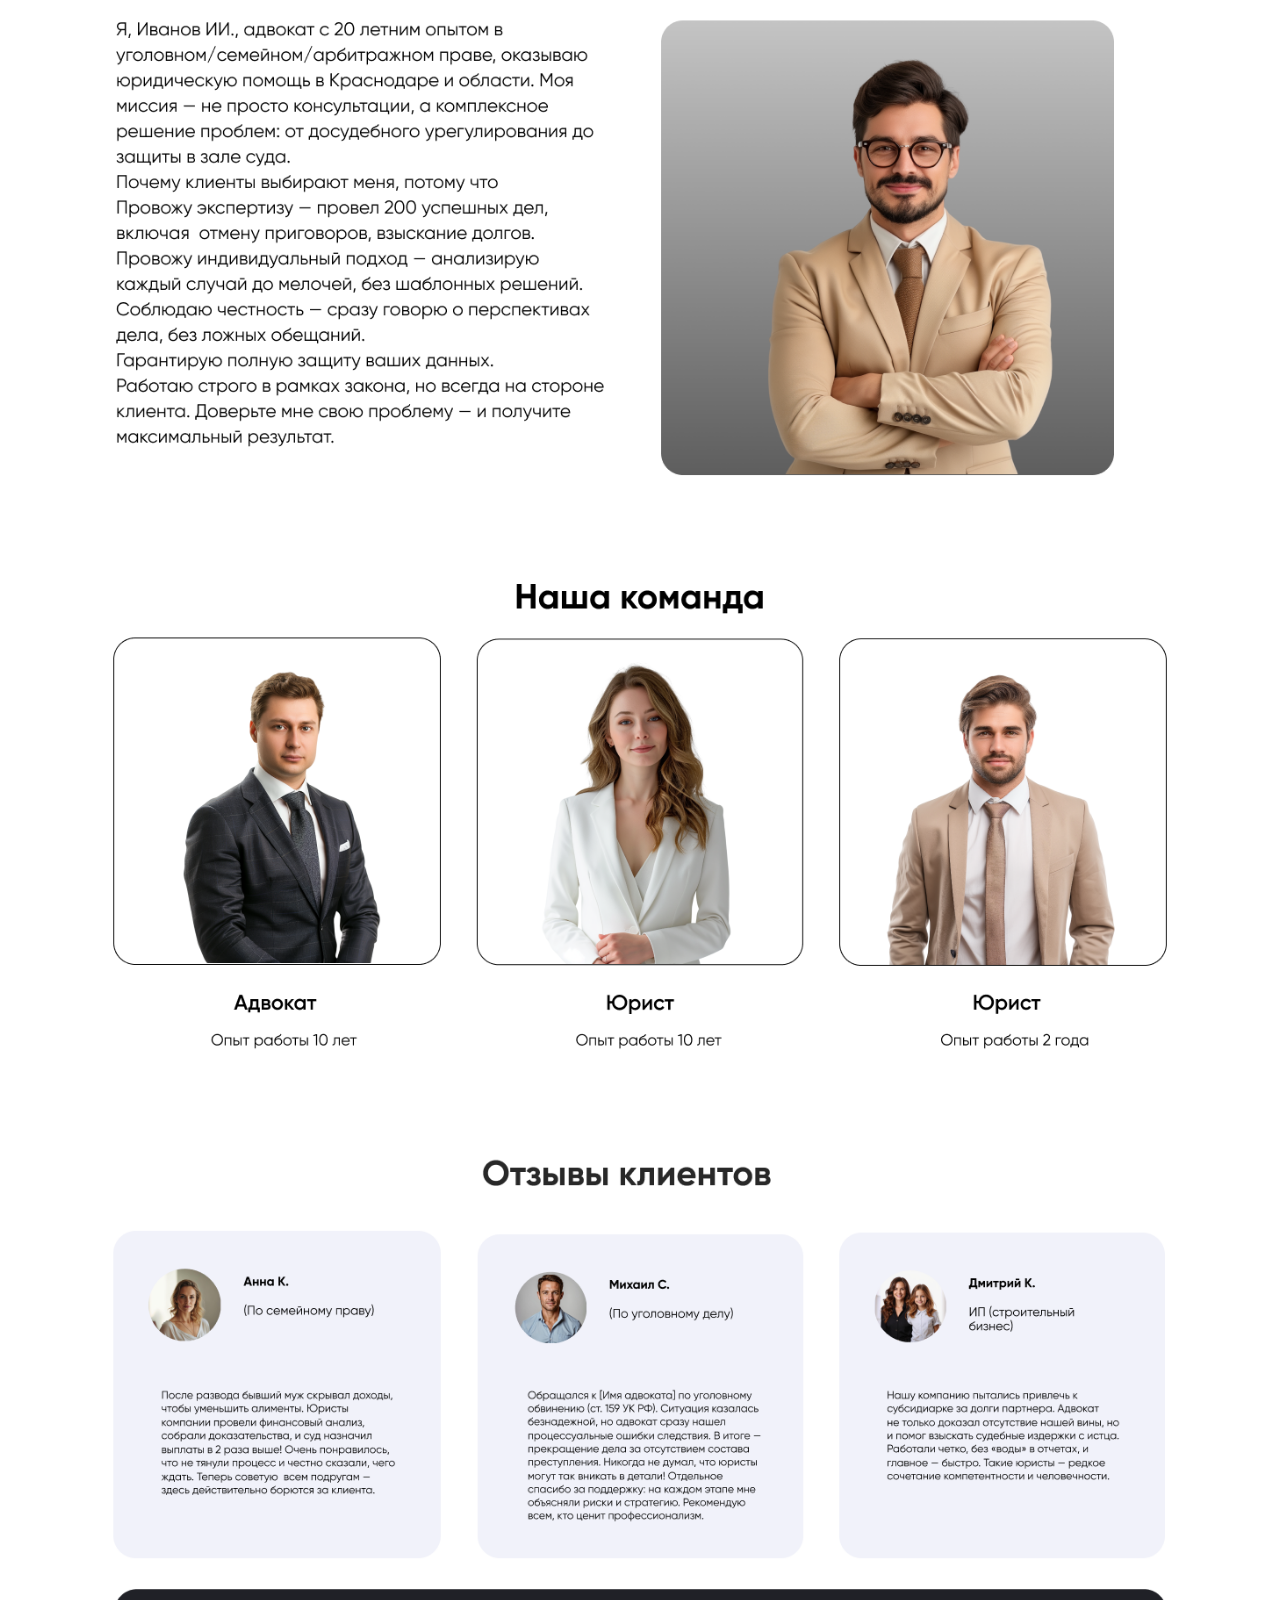
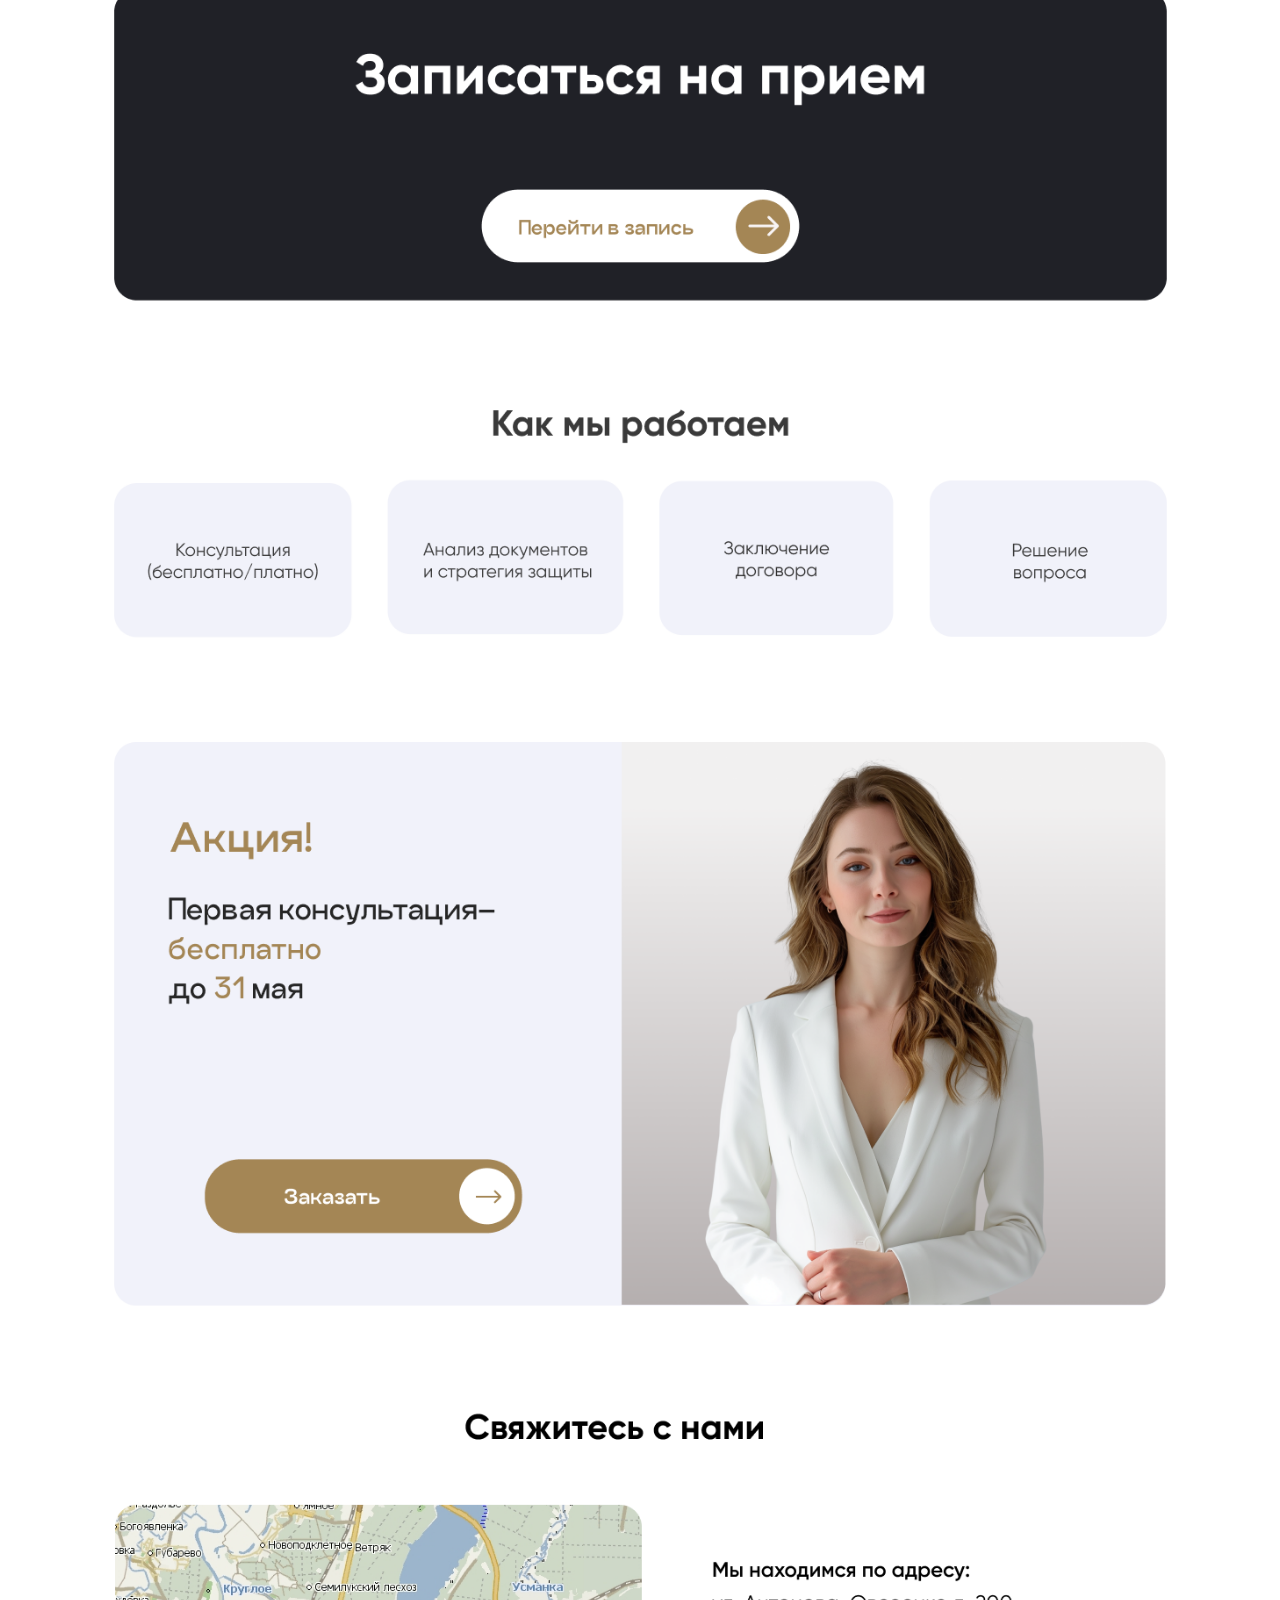
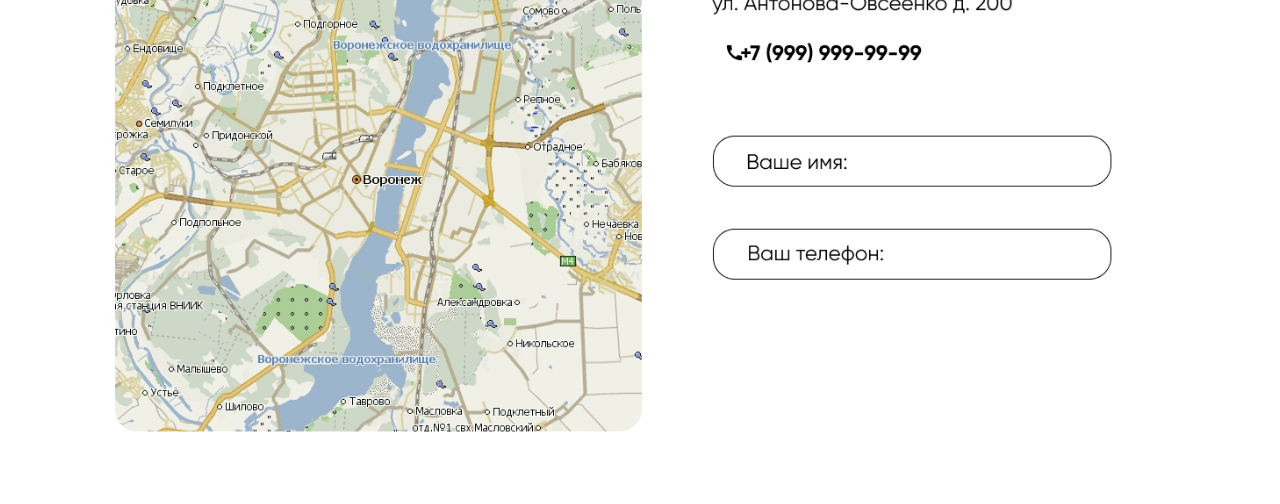
<file: img/portfolio/works/prod5.html>
<!DOCTYPE html>
<html lang="en">
<head>
    <meta charset="UTF-8">
    <meta name="viewport" content="width=device-width, initial-scale=1.0">
    <title>Document</title>
</head>
<body>
    <img src="prod5.png" alt="лендинг" style="width: 100%">
</body>
</html>
</file>
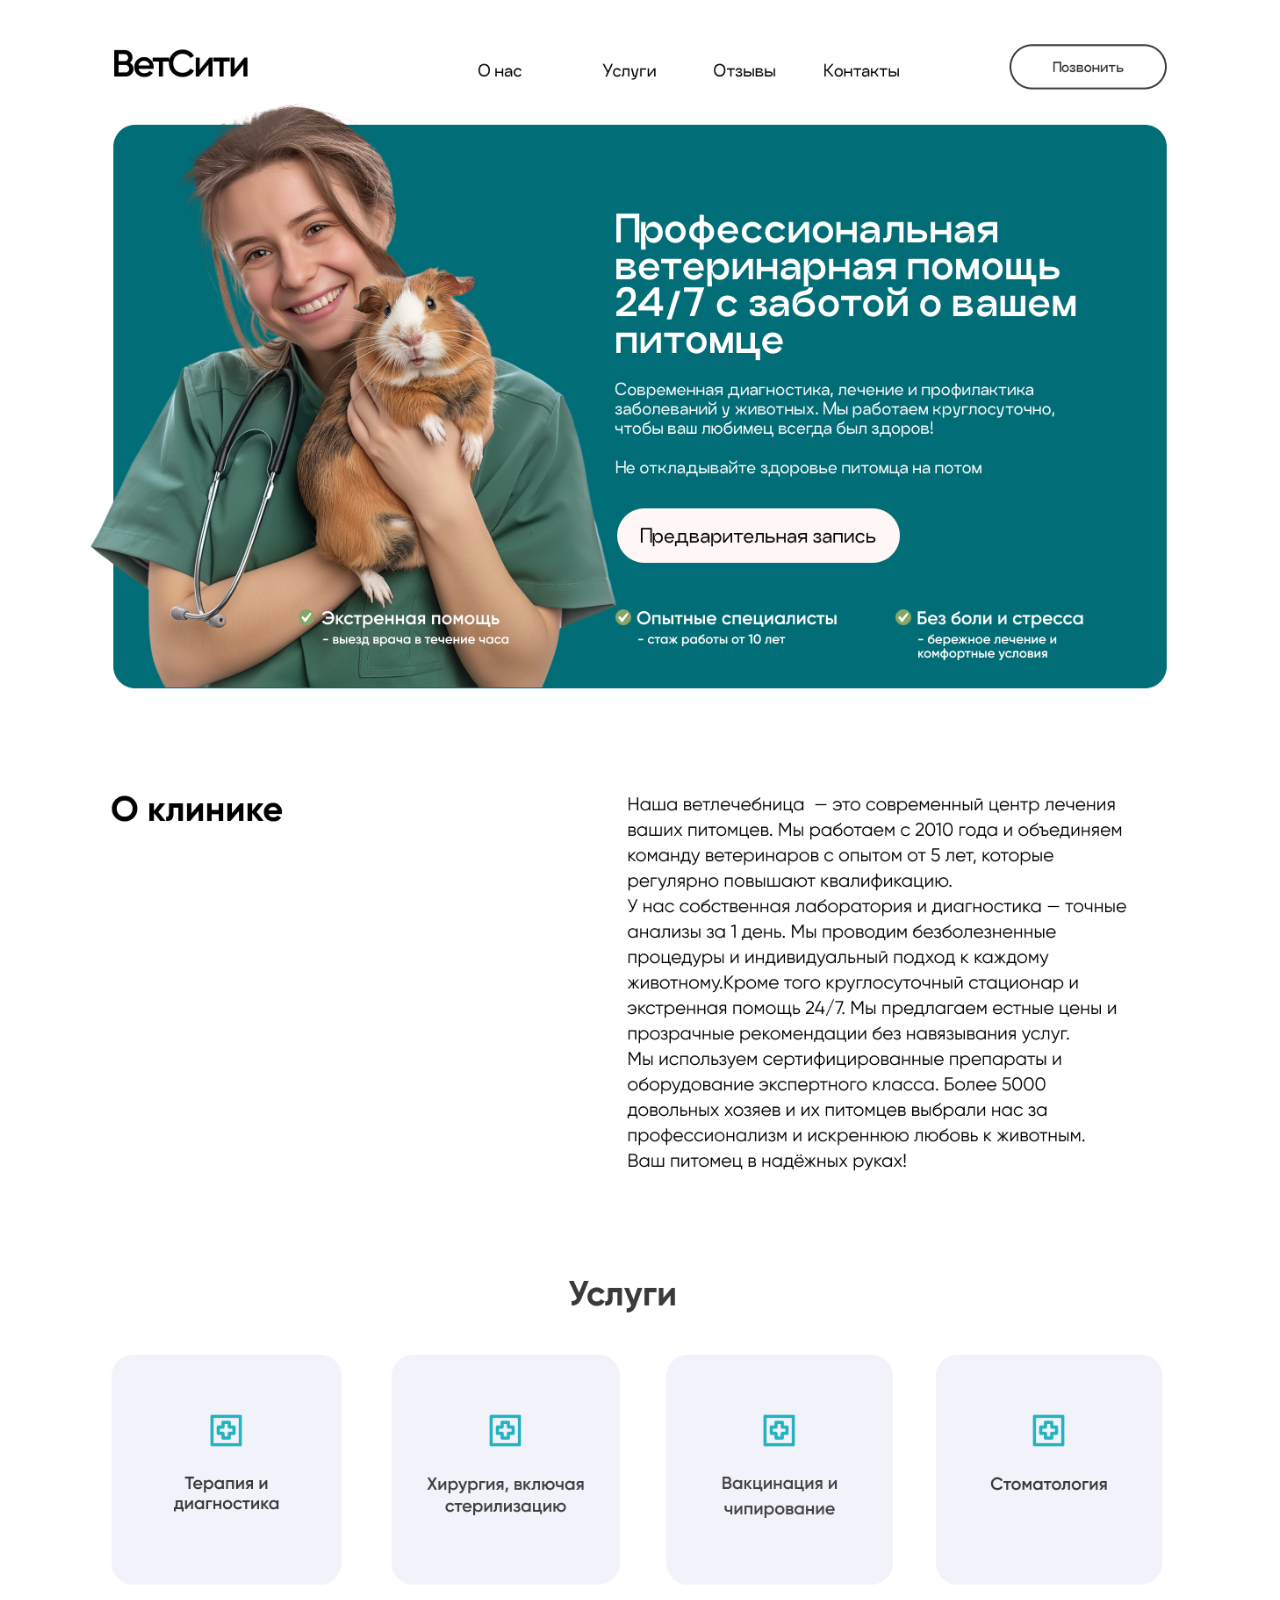
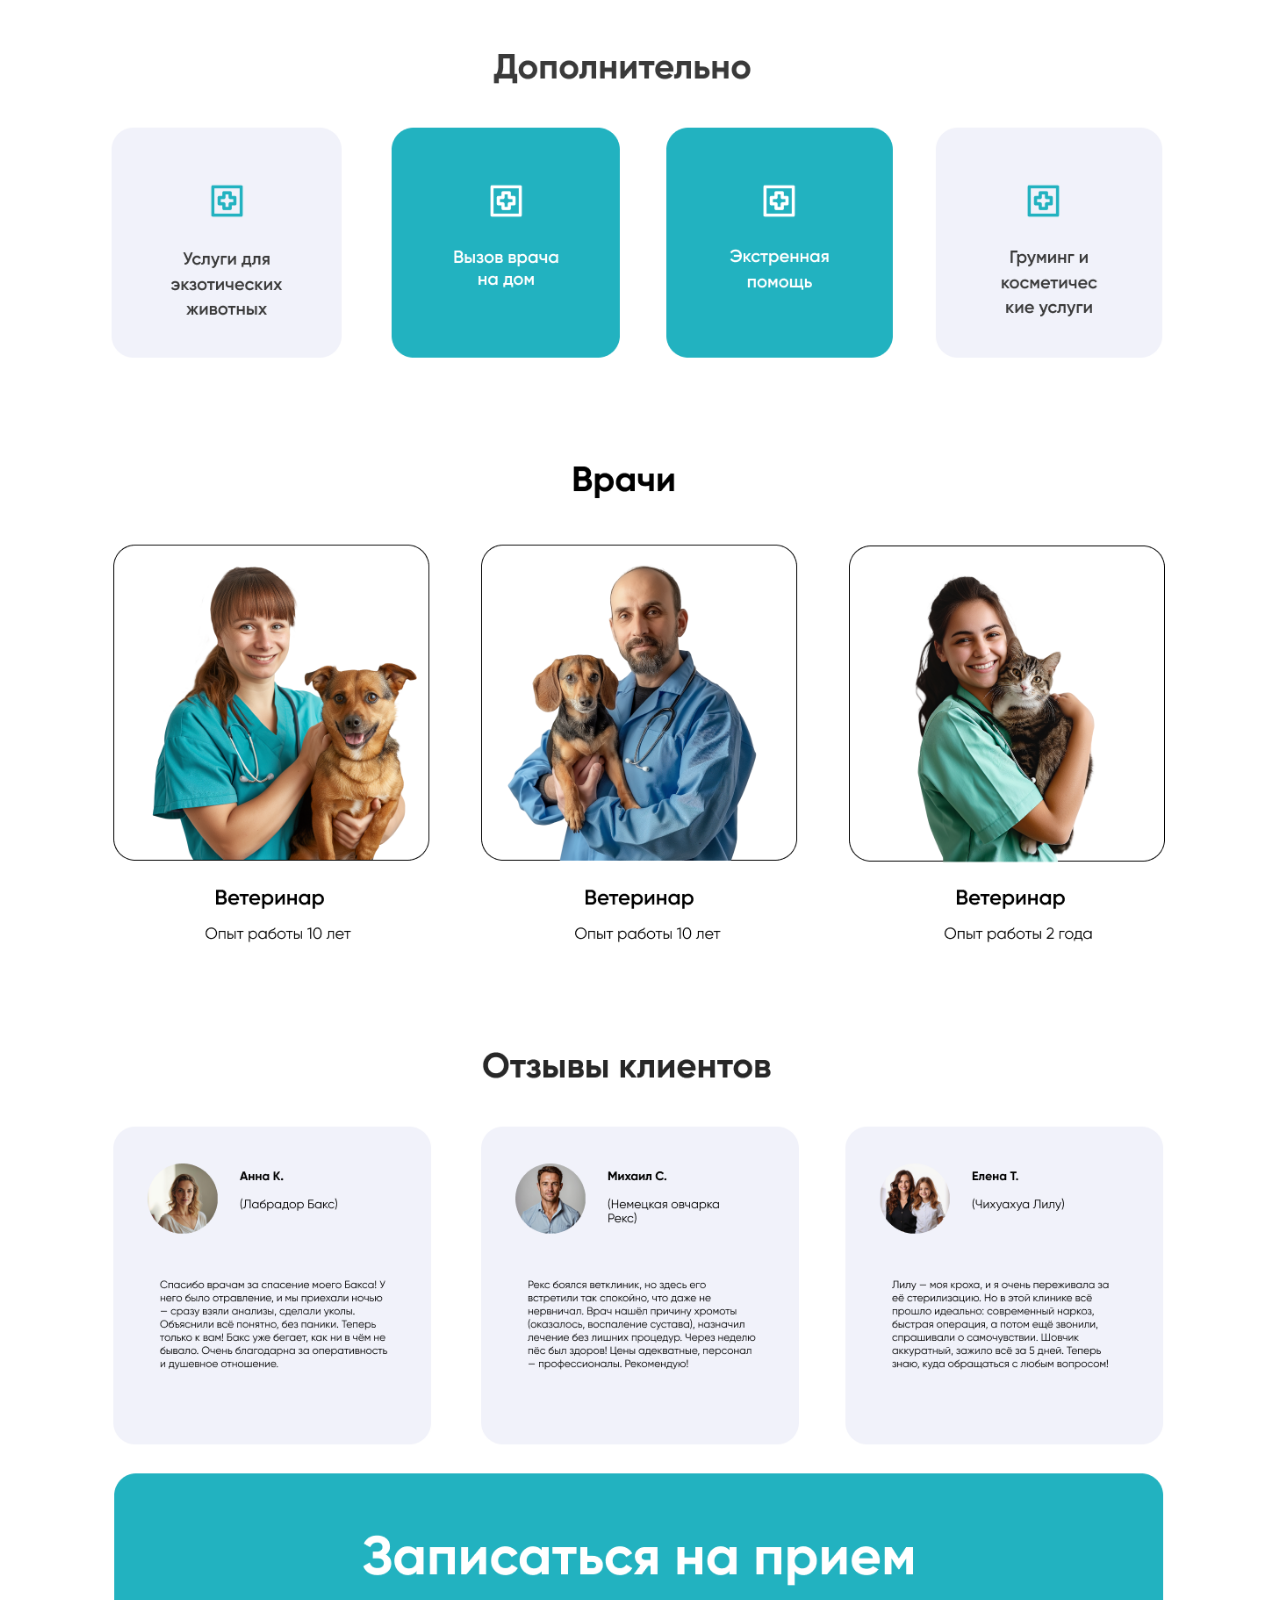
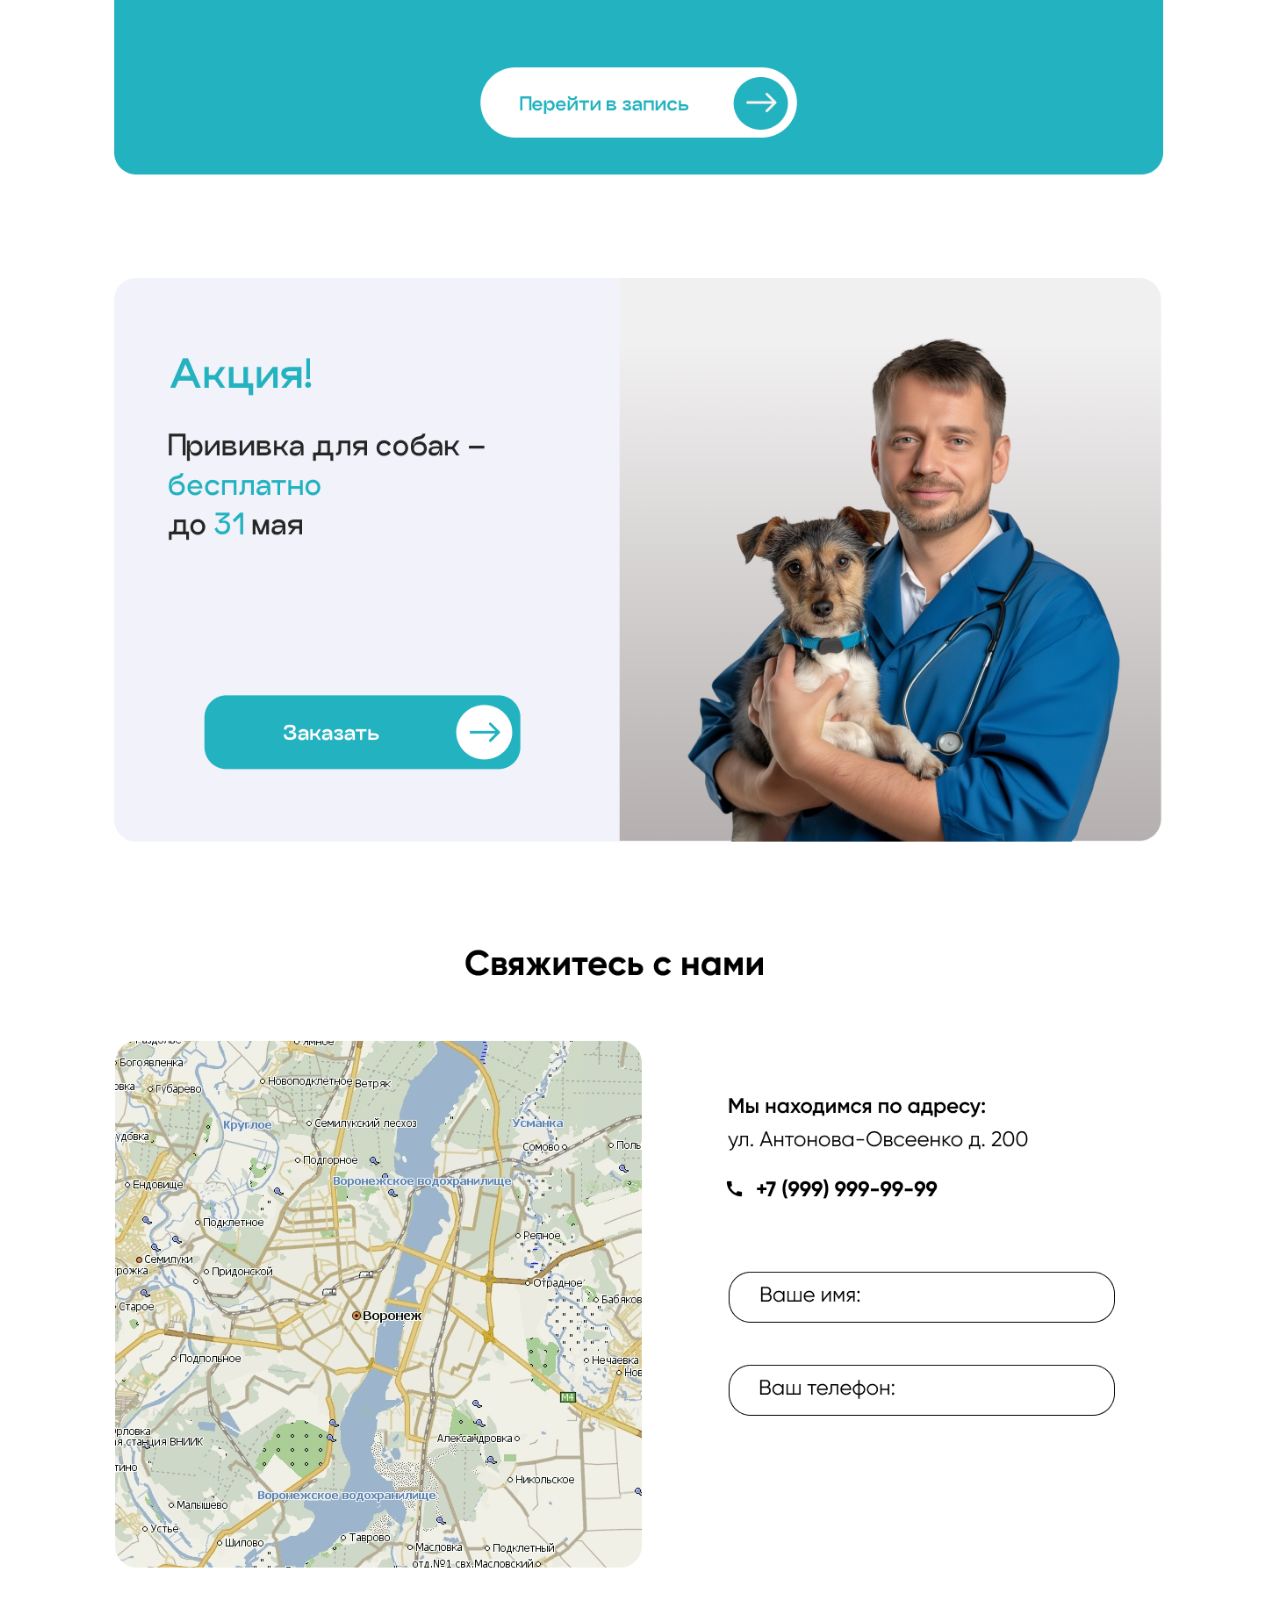
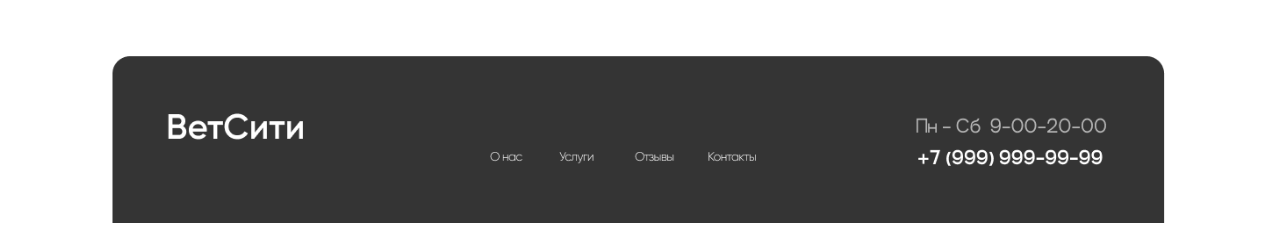
<file: img/portfolio/works/prod6.html>
<!DOCTYPE html>
<html lang="en">
<head>
    <meta charset="UTF-8">
    <meta name="viewport" content="width=device-width, initial-scale=1.0">
    <title>Document</title>
</head>
<body>
    <img src="prod6.png" alt="лендинг" style="width: 100%">
</body>
</html>
</file>
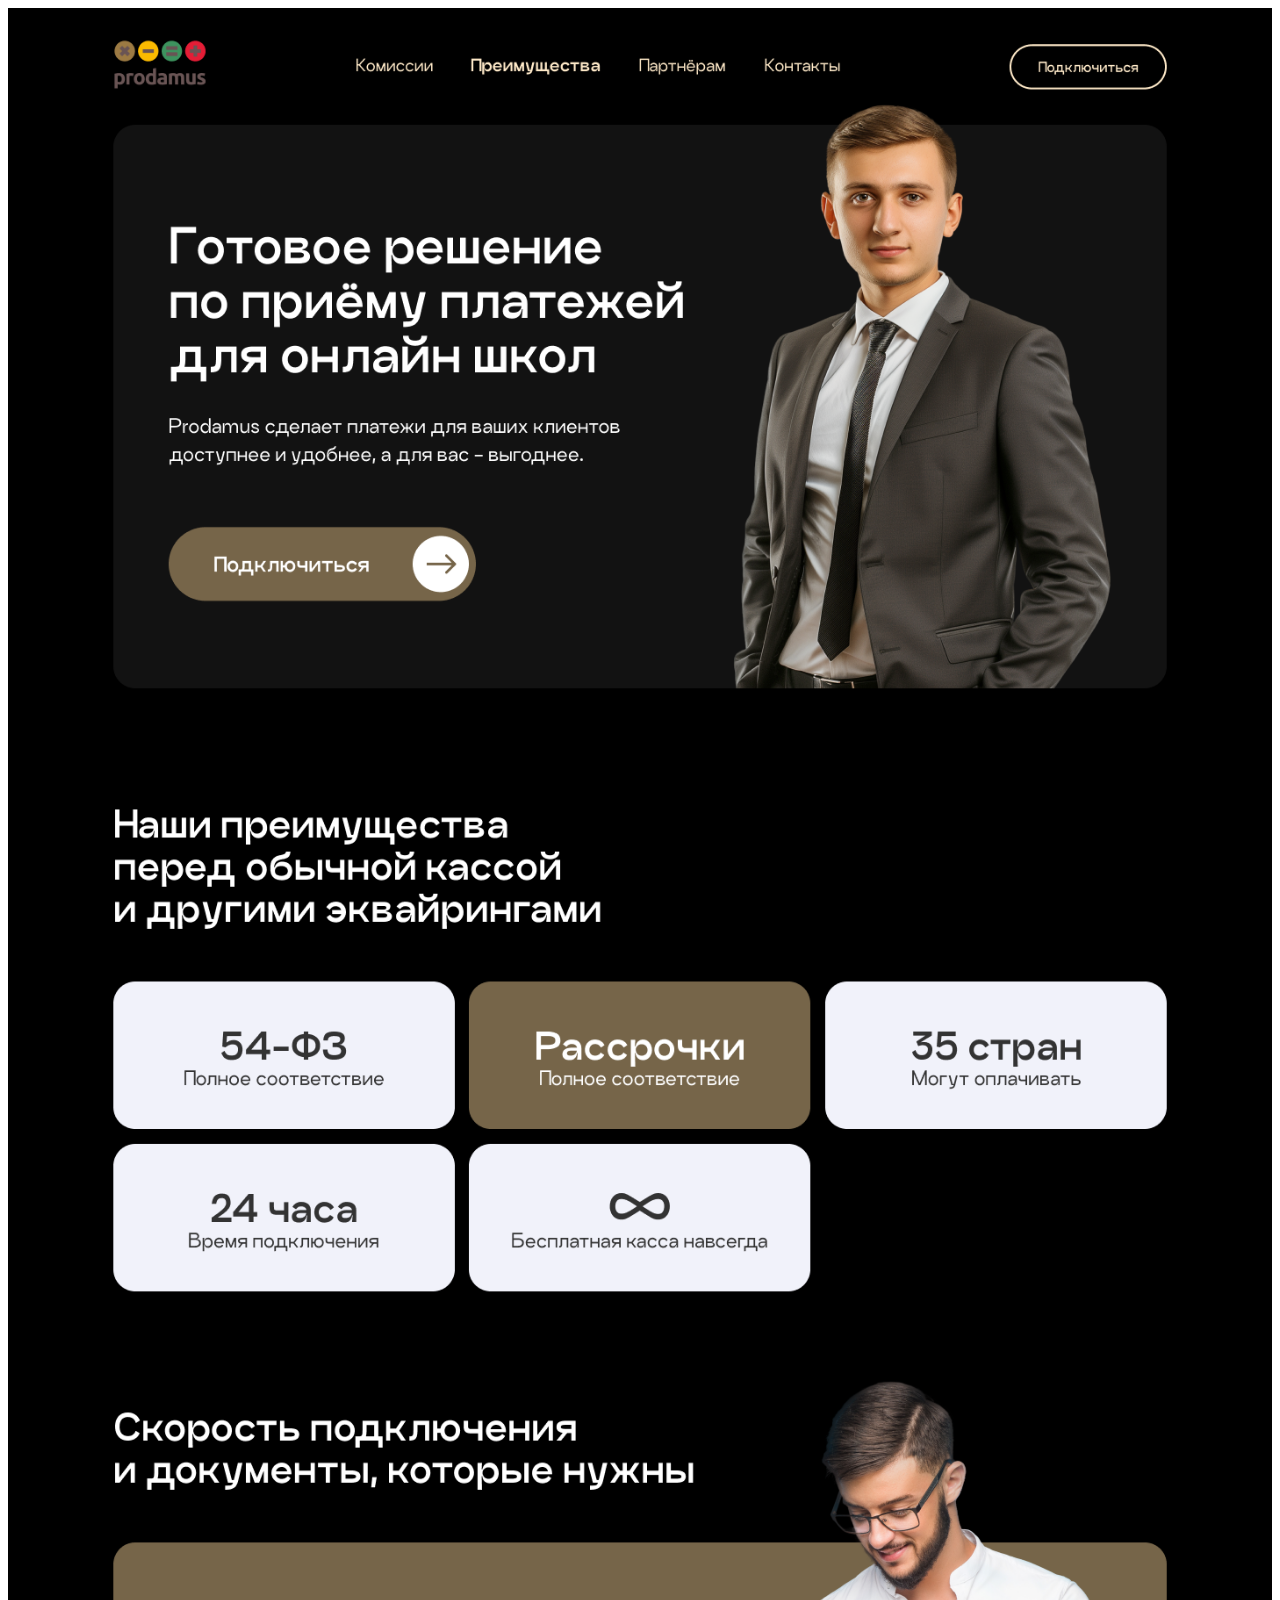
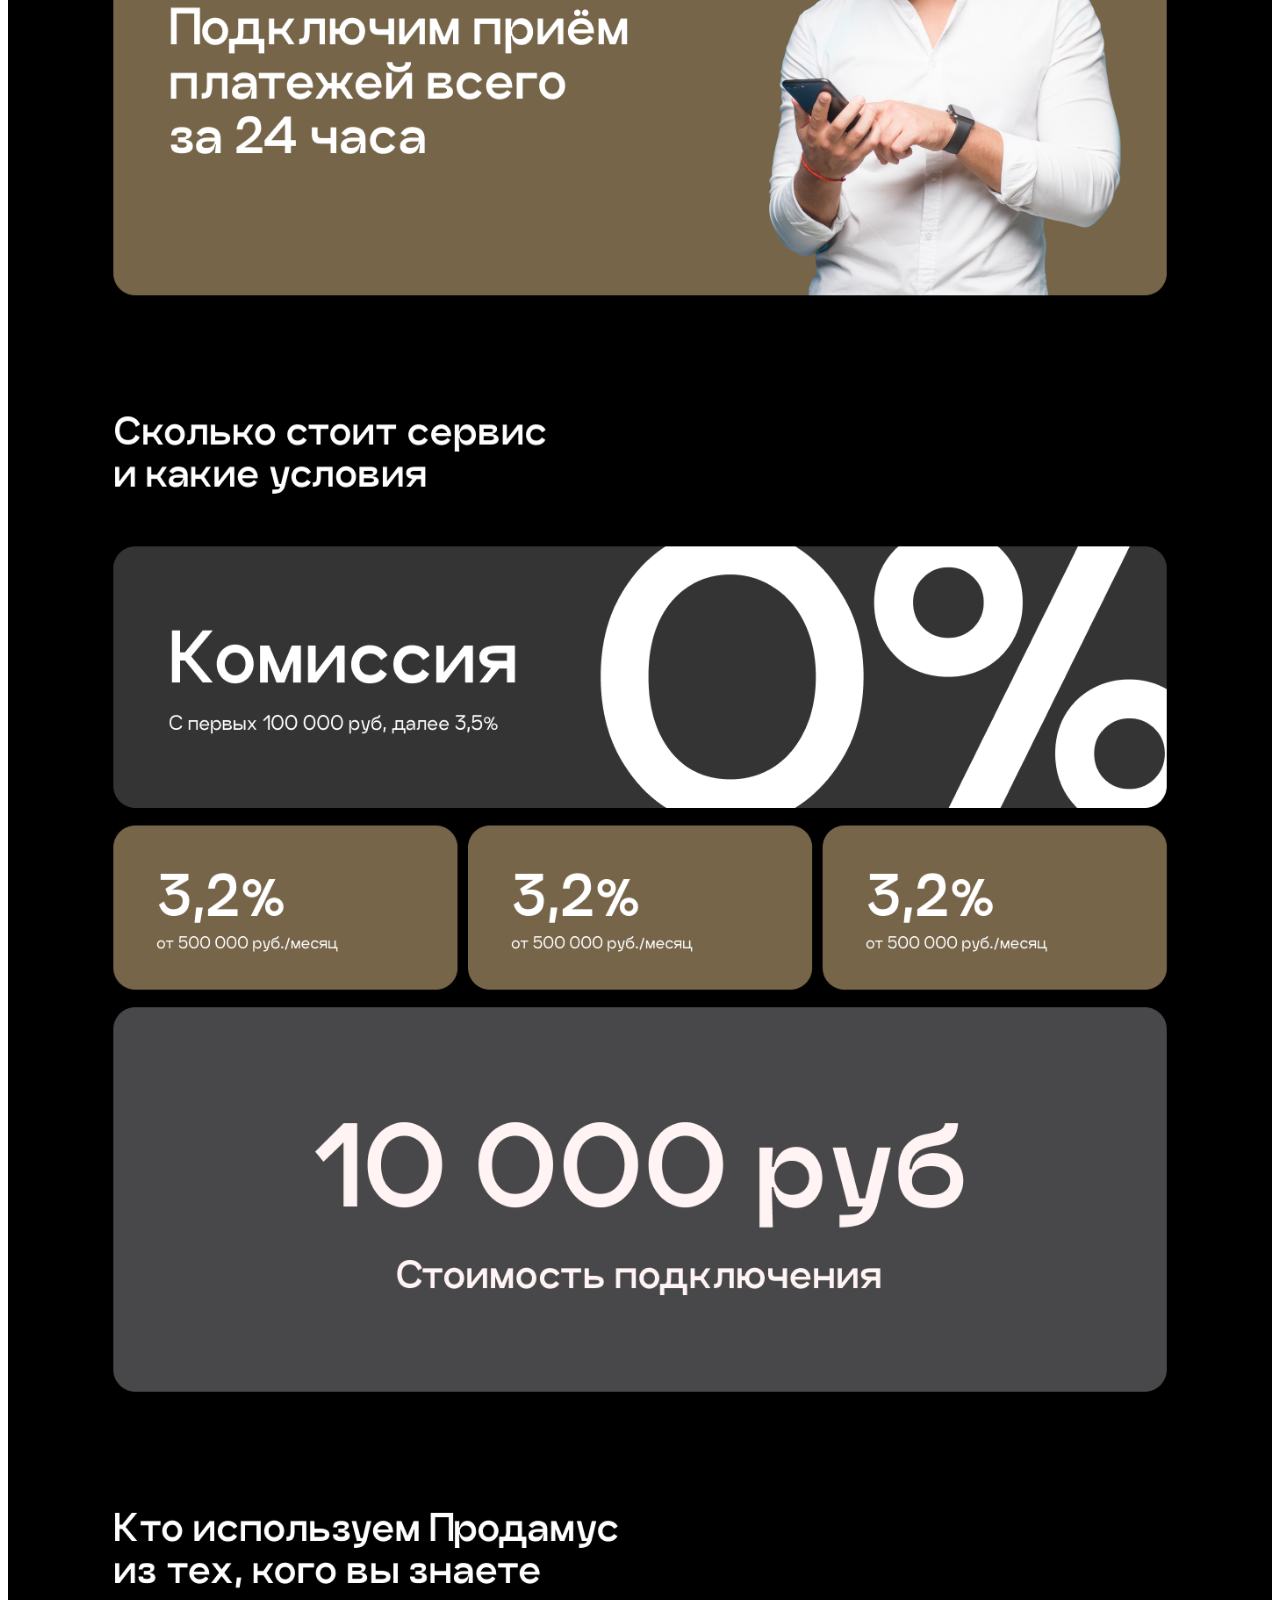
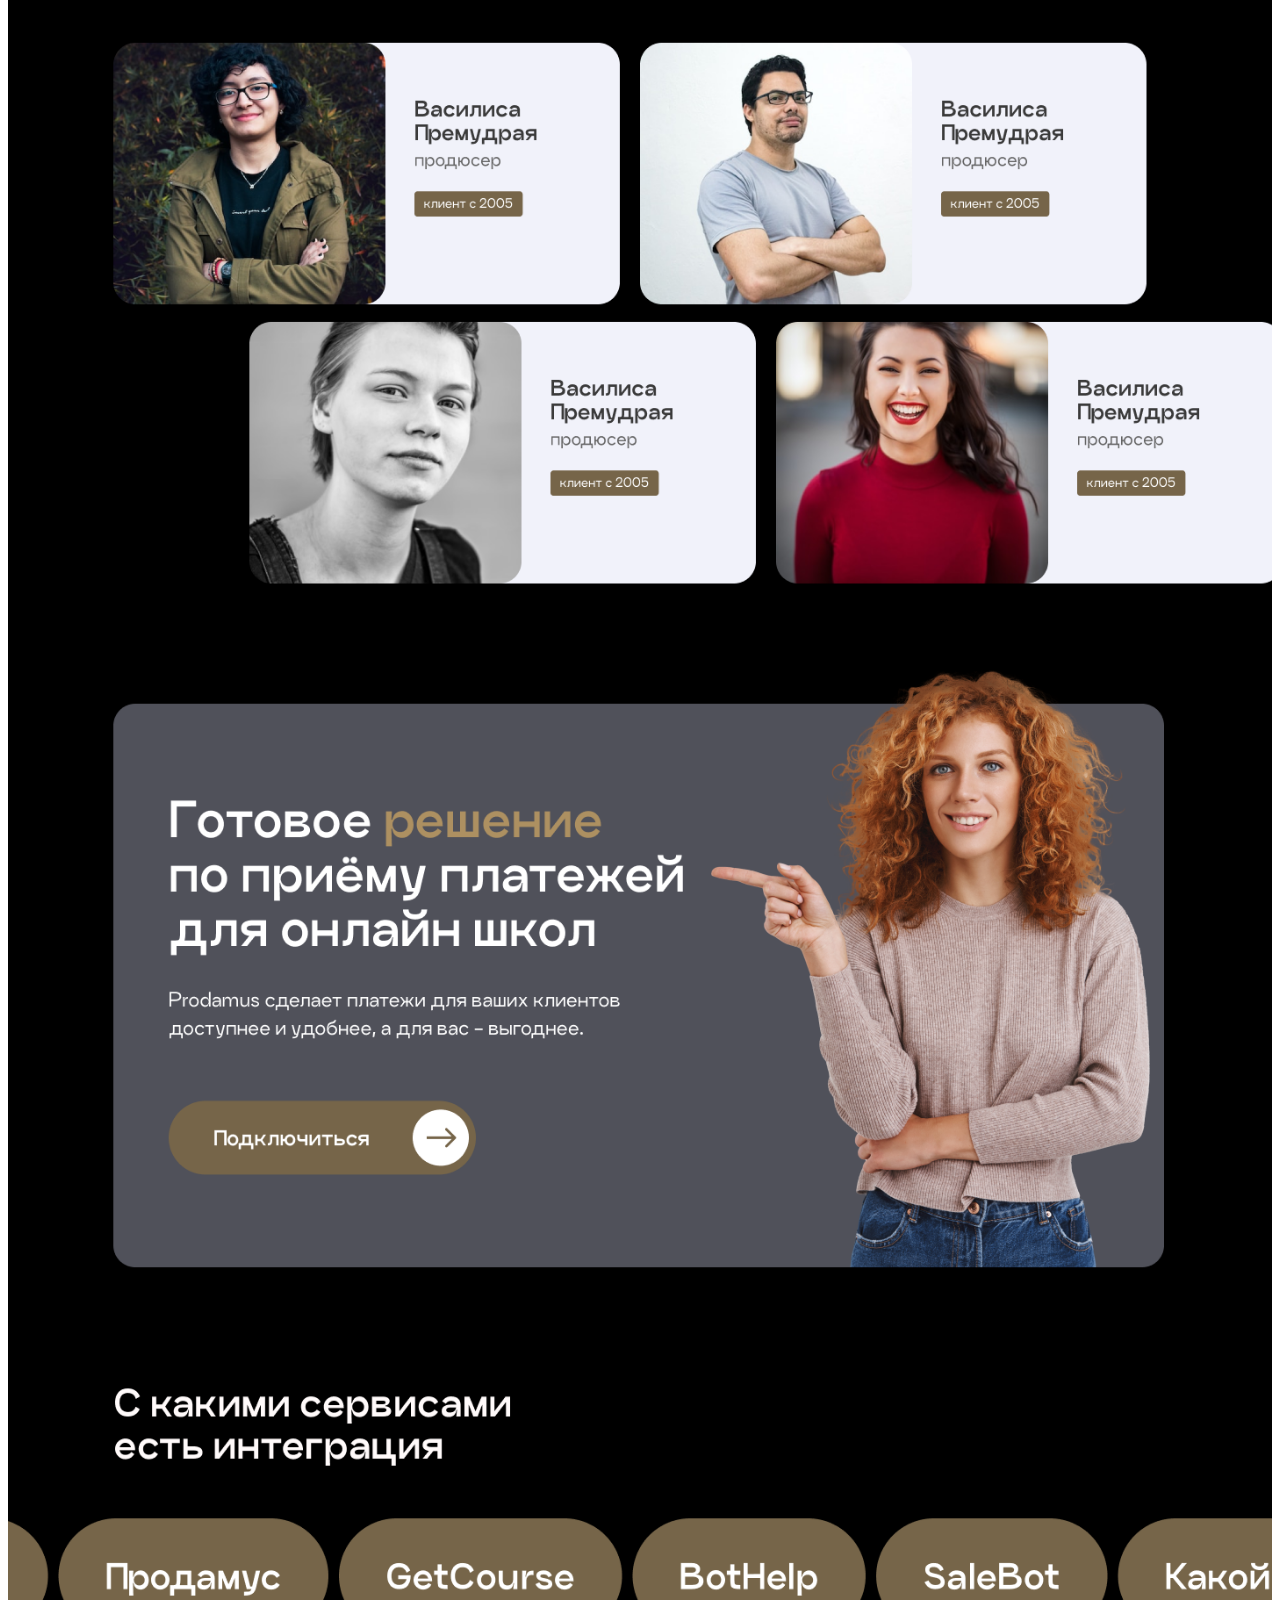
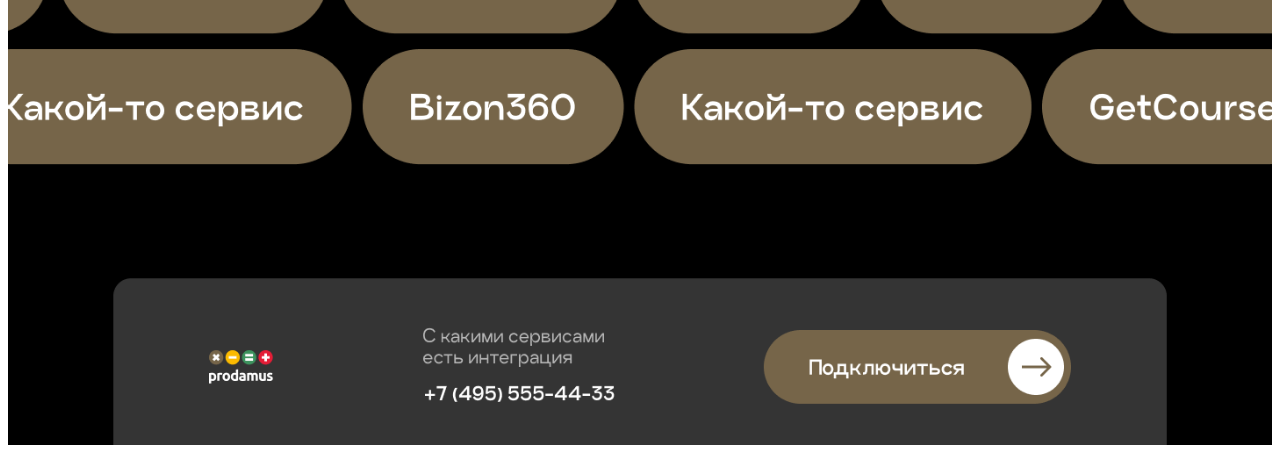
<file: img/portfolio/works/prod7.html>
<!DOCTYPE html>
<html lang="en">
<head>
    <meta charset="UTF-8">
    <meta name="viewport" content="width=device-width, initial-scale=1.0">
    <title>Document</title>
</head>
<body>
    <img src="prod7.png" alt="лендинг" style="width: 100%">
</body>
</html>
</file>
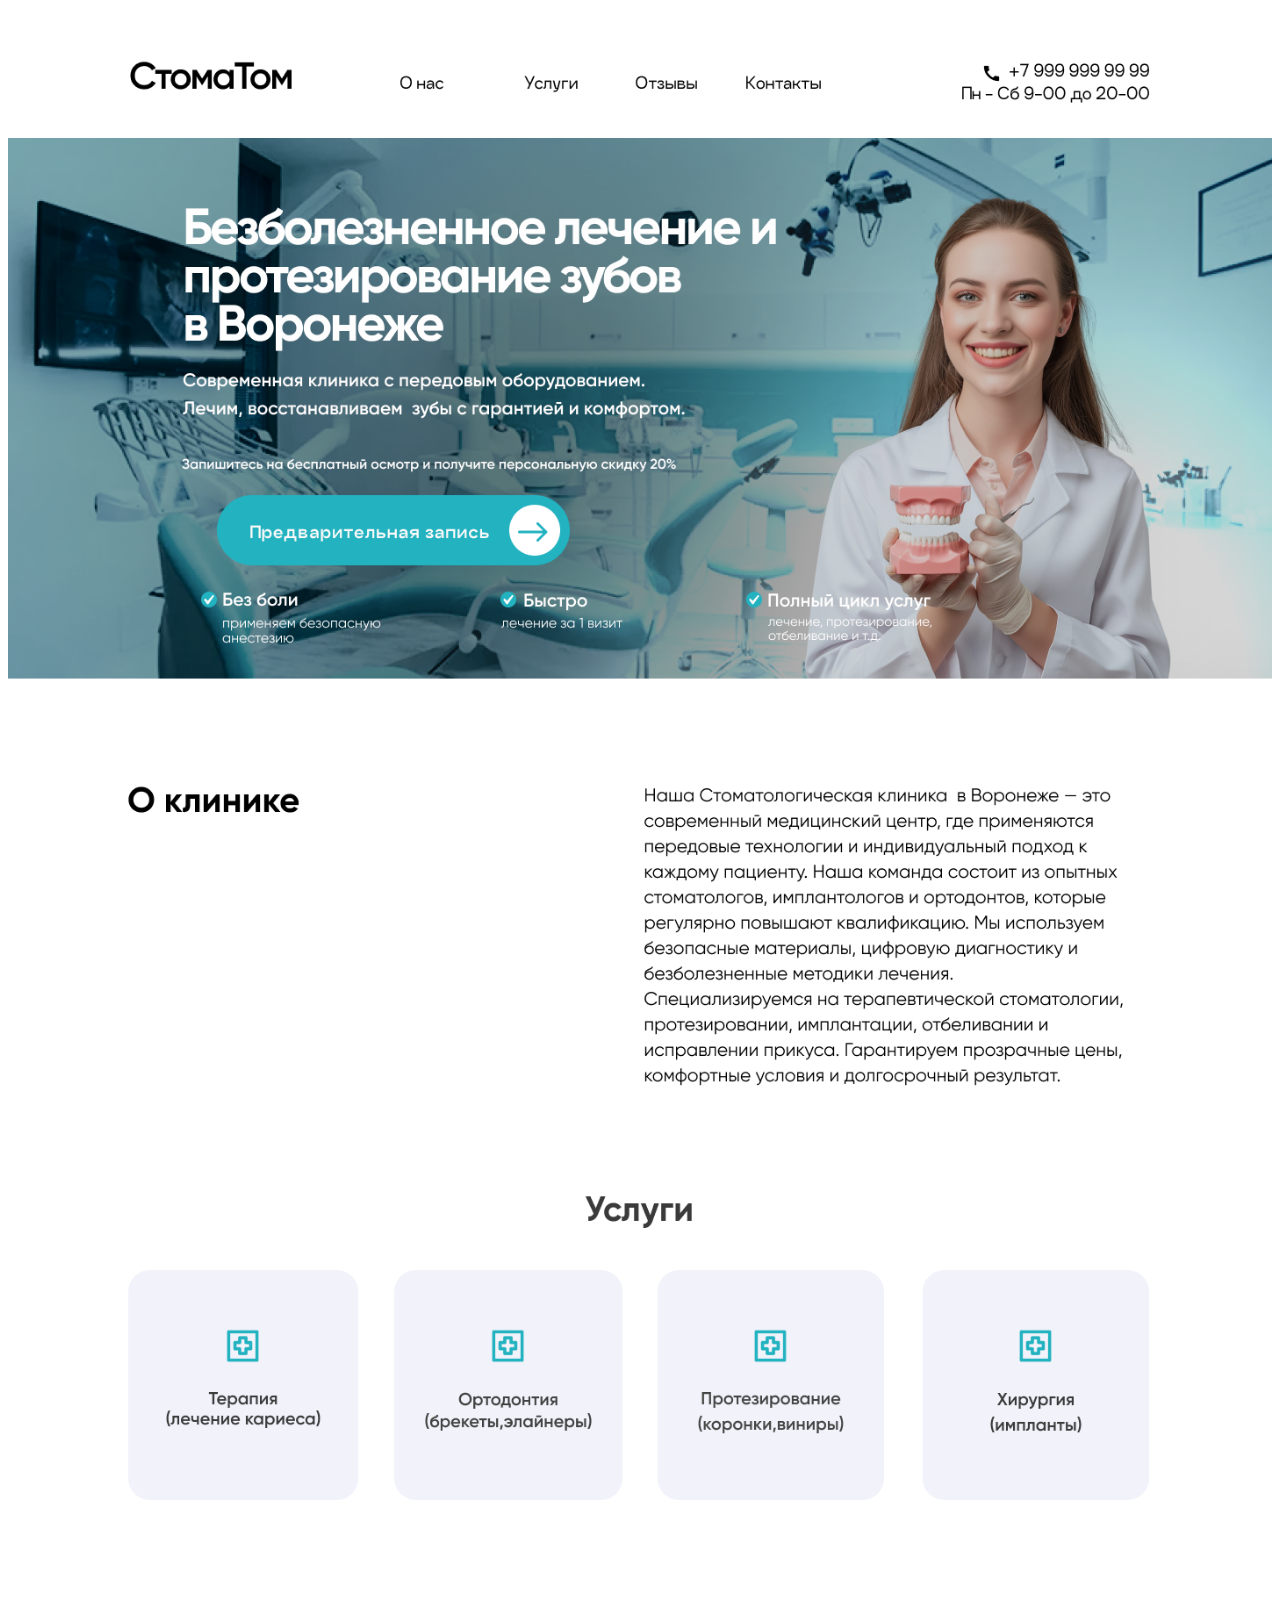
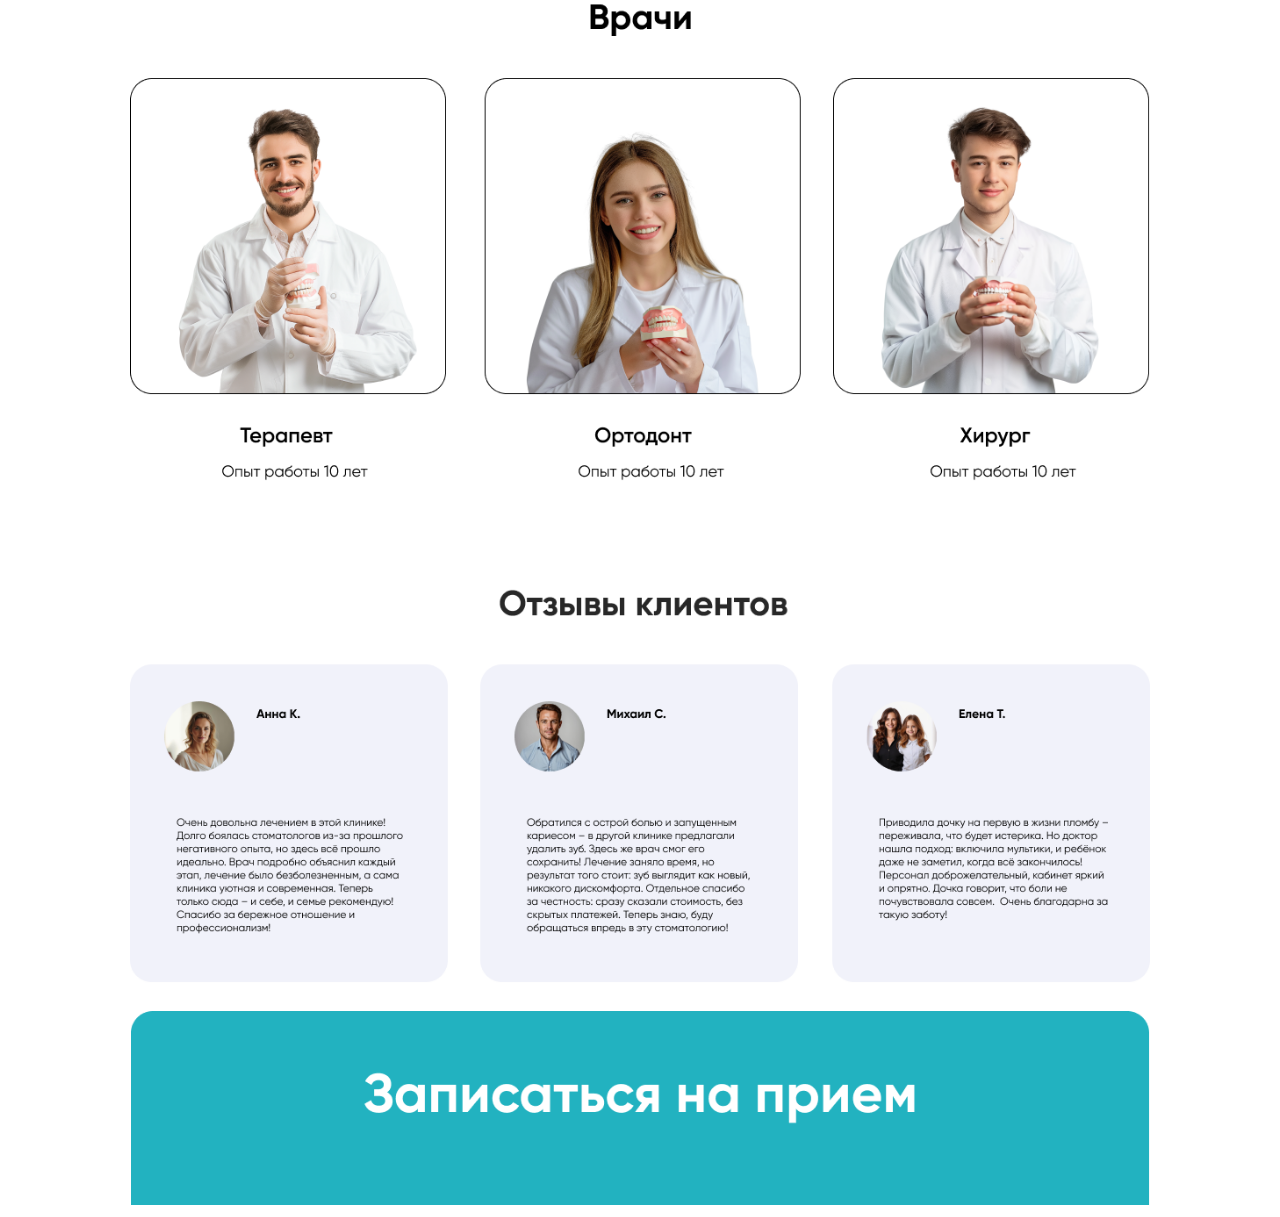
<file: img/portfolio/works/prod8.html>
<!DOCTYPE html>
<html lang="en">
<head>
    <meta charset="UTF-8">
    <meta name="viewport" content="width=device-width, initial-scale=1.0">
    <title>Document</title>
</head>
<body>
    <img src="prod8.png" alt="лендинг" style="width: 100%">
</body>
</html>
</file>
<file: style.css>
*{
box-sizing: border-box;
padding: 0;
margin: 0;
font-family: 'Roboto', sans-serif;

}
html {
  scroll-behavior: smooth;
}

:root {
  --rot-color: #E41D36;
  --text-color: #222;  
}

@keyframes slideInUp {
  0% { /* Начальный кадр */
    transform: translateY(100%); /* Текст сдвинут вниз (извне экрана) */
    opacity: 0; /* Текст невидимый */
  }
  100% { /* Конечный кадр */
    transform: translateY(0); /* Текст на своем месте */
    opacity: 1; /* Текст видимый */
  }
}

.animated-text {
  position: relative; /* Это позволяет использовать absolute позиционирование внутри */
  animation: slideInUp 1.5s forwards; /* Запускает анимацию */
}


.container {
        max-width: 1140px;
        margin: 0 auto;
    }

header{
   min-height: 870px;
   background: url('img/frame69.png') center center/cover no-repeat;
   padding: 20px 0 50px 0 ;
} 
header .wrap_header_1 {
   display: flex;
   justify-content: space-around;
   align-items: center;
   width: 100%;
}
.logo_header{
font-style: normal;
font-weight: 600;
font-size: 30px;
line-height: 49px;
letter-spacing: -0.05em;
color: #FFFFFF;

}
.logo_subheader{ 
font-style: normal;
font-weight: 300;
font-size: 11px;
line-height: 2px;
letter-spacing: -0.05em;
color: #FFFFFF;


}


header .menu {
   display: flex;
   justify-content: space-between;
   align-items: center;
   width: 570px;
   list-style-type: none;}
   
.menu .menu_link {
    font-weight: 300;
    font-size: 16px;
    color: #FFFFFF;
    text-decoration: none;
} 
.hamburger{
   position: absolute;
   top: 20px;
   right: 30px;
   height: 21px;
   display: flex;
   flex-direction: column;
   justify-content: space-between;
}

.hamburger span{
   display: block;
   width: 30px;
   height: 3px;
   background: #fff;
   align-items:flex-end; 
   cursor: pointer;
}


.hamburger span .long{
   width: 36px;
   height: 3px;
   background: #fff; 
}

header .phone {
   margin-top: 10px;
   display: flex;
   justify-content: flex-end;
   align-items: center;   
   font-style: normal;
   font-weight: 500;
   font-size: 18px;
   line-height: 22px;
   color: #FFFFFF;
  
}
.schedule{
   margin-top: 4px;
   font-weight: 300;
   font-size: 18px;
   /* line-height: 22px; */
   color: #FFFFFF;
}

h1{
   
margin-top: 130px; 
font-style: normal;
font-weight: 700;
font-size: 47px;
line-height: 54px;
letter-spacing: -0.05em;
color: #FFFEFE;

}

.text_fz21{
margin-top: 23px; 
font-style: normal;
font-weight: 600;
font-size: 21px;
line-height: 125%;
color: #FFFDFD;
}

.text_fz16{ 
   margin-top: 51px;  
   font-style: normal;
   font-weight: 300;
   font-size: 15px;
   line-height: 150%;
   color: #FFFDFD;
}
.wrap_header2{
   width: 835px;
}

.header_btn{
   margin-top: 12px;
   margin-left: 27px;
   width: 283px;
   height: 58px;
   background: linear-gradient(0deg, rgba(0, 0, 0, 0.2), rgba(0, 0, 0, 0.2)), #E41D36;
   border-radius: 50px;
   border: none;
   font-weight: 500;
   font-size: 18px;
   line-height: 18px;
   color: #FFFBFB;
   cursor:pointer ;
}

.wrap_header3{
   margin-top: 75px;
   display: flex;
   justify-content: space-around;
   align-items:baseline;

}
.header_item{
   position: relative;
   width: 325px;
}
.header4{
   font-style: normal;
   font-weight: 600;
   font-size: 21px;
   line-height: 150%;
   color: #FFFDFD;
}
.header4:before{
   content: '';
    display: block;
    position: absolute;
    left: -30px;
    top: 37%;
    transform: translateY(-50%);
    width: 23px;
    height: 23px;
    background: url('img/group59.png') center center/cover no-repeat;

}
.subheader4{
font-style: normal;
font-weight: 600;
font-size: 16px;
line-height: 109%;
color: #FFFDFD;
}

h2{ 
   margin-top: 100px;  
   font-style: normal;
   font-weight: 700;


   font-size: 38px;
   color: #000000;
   text-align: center;
}

.services_all{  
   display: flex;
   justify-content: space-between;
   margin-top: 45px;
}
.wrap_services{
   width: 360px;
   display: flex;
   flex-direction: column;
   text-align: center;
   align-items: center;
}
.services_title, .prices_title{
   margin-top: 31px;   
   font-weight: 600;
   font-size: 24px;
   line-height: 31px;
   text-align: center;
   color: #000000;
}
.services_subtitle{
   margin-top: 8px; 
   font-weight: 400;
   font-size: 18px;
   line-height: 19px;
   text-align: center;
   color: #000000;
}

/* кнопки */
.services_btn, .contact_btn{          
   margin-top: 20px;   
   padding: 20px 25px;
   background: #E41D36;
   border-radius: 90px;
   color:#FFFFFF;
   border:none;
   font-size: 20px;
   cursor: pointer;
   text-decoration: none;

}
.wrap_order{
   margin-top: 46px;
   display: flex;
   justify-content: space-between;
   align-items: center;
   flex-wrap: wrap;

}
.wrap_order_item1 { 
   margin-top: 20px;  

   width: 262px;
   height: 170px;
   background: #E7E7E9;
   border-radius: 25px;
   text-align: center;
   display: flex;
   flex-direction: column;
   justify-content: center;
   align-items: center;

}
.wrap_order_item2 { 
   margin-top: 20px; 

   width: 262px;
   height: 170px;
   background: #E41D36;
   border-radius: 25px;
   text-align: center;
   display: flex;
   flex-direction: column;
   justify-content: center;
   align-items: center;
   color: white;

}
.wrap_order_item3 { 
   margin-top: 20px; 

   width: 262px;
   height: 170px;
   background: #000;
   border-radius: 25px;
   text-align: center;
   display: flex;
   flex-direction: column;
   justify-content: center;
   align-items: center;
   color: white;

}
.order_num{   
font-weight: 700;
font-size: 40px;
line-height: 40px;
color: #3A3A3A;
}

.order_num2{   
font-weight: 700;
font-size: 40px;
line-height: 40px;
color: white;
}
.order_descr{
   margin-top: 8px;
}
.wrap_portfolio{
   margin-top: 45px;
   display: grid;
   grid-template: repeat(3, 360px)/ repeat(3, 360px);
   grid-auto-rows: 360px;
   gap: 40px;

}

.prices_descr, .gua_descr{
   text-align:center;   
   font-style: normal;
   font-weight: 400;
   font-size: 24px;
   line-height: 40px;
   color: #000000;
   margin-top: 6px;
}

.gua_item{
   margin-top: 80px;
   padding: 40px 0;
   height: 881px;
   background: #343434;
   border-radius: 25px;

}

.text_w{
   margin-top: 50px;
   line-height: 40px;
   font-style: normal;
   font-weight: 700;
   font-size: 40px;
   text-align: center;
   color:#FFFFFF
}
.text_r {
   color: var(--rot-color);
}
.gua_descr {
   color:#FFFFFF
}
.gua_wrap{
   margin-top: 52px;
   display: flex;
   justify-content: space-around;
   flex-wrap: wrap;
   
}
.gua_wrap_icon{
   display: flex;
   flex-direction: column;
   align-items:center;
}
.gua_wrap_item_it{
   width: 506px;
   margin-top: 27px;
   margin-bottom: 71px;
   display: flex;
   justify-content: space-around;
   flex-wrap: wrap;
}


.gua_icon{
   display: flex;
   justify-content: center;
   align-items:center;
   width: 110px;
   height: 104.83px;
   background: #E41D36;
   border-radius: 20px;
}


.gua_ic_desc{ 
margin-top: 18px;  
font-weight: 300;
font-size: 21px;
line-height: 25px;
color: #FFF2F2;
text-align: center;
}

.wrap_team{
   margin-top: 50px;
   display: grid;
   grid-template: repeat(2, 298px)/repeat(2, 560px);
   grid-auto-rows: 560px;
   gap: 20px;
}
.wrap_team_it{
background: #F1F2FA;
border-radius: 25px;
display: flex;
justify-content: space-between;

}

.team_img_it{
   margin-top: 61px;
   font-weight: 700;
   display: flex;
   flex-direction: column;
   align-items: center;
   margin-right: 32px;
}

.team_text_fZ21{
   font-weight: 700;
   font-size: 22.5126px;
   line-height: 27px;
   color: #3A3A3A;
   }
.team_text_prof{
   margin-top: 30px;
   padding: 6px 12px;
   background: #E41D36;
   border-radius: 5px;
   color: #FFFFFF;
}



.reasons_bg{ 
   margin-top: 100px;  
   background: url("img/bg_reasons.png") center center/cover no-repeat;   
   border-radius: 25px;
   height: 586px;
   padding: 65px 0 98px 0;

}
.text_w{
    margin-top: 15px;
}

   
.wrap_reas{
   margin-top: 30px;
   display: flex;
   justify-content:space-around;
   align-items: baseline;
   flex-wrap: wrap;
}
.wrap_reas_it{
   padding: 30px 35px;
   width: 300px;
   height: 300px;
   background: #FFFFFF;
   border-radius: 25px;
}
.wrap_reas_it1{
   display: flex;
   justify-content: space-around;
}
.wrap_reas_it2{  
   margin-top: 32px; 
   font-weight: 400;
   font-size: 12px;
   line-height: 13px;
   color: #000000;
}

.wrap_reas_text_fz14{   
   font-weight: 700;
   font-size: 14px;
   line-height: 16px;
   color: #000000;
}

.wrap_reas_text_fz12{
   margin-top: 6px;
   width: 100px;
   font-weight: 600;
   font-size: 12px;
   line-height: 14px;
   color: #000000;
}
.contact{
   margin-top: 100px;
   min-height: 900px;
   padding-top: 50px;
   background: #F5F5F5;
   padding-bottom: 50px;

}
.contact_wrap_item{
   display: flex;
   justify-content:space-around;
   align-items:center;
   flex-wrap: wrap;


}
.contacts_nav{
   display: flex;
   flex-direction: column;

}

.order-form {
  margin-top: 48px;
  width: 440px;
}

::placeholder {
  color: #bbbbbb;
}
.order-form input, textarea {
  width: 100%;
  height: 58px;
  padding: 24px 20px;
  box-sizing: border-box;
  color: #000;
  border: 1px solid #000;
  background-color: transparent;
  margin-bottom: 15px;
  font-size: 18px;
  /* outline: none; */
  border-radius: 25px;
}
.text_fZ32{   
font-weight: 700;
font-size: 30px;
line-height: 40px;
color: #000000;
}
.contact_phone{
   
font-weight: 700;
font-size: 24px;
line-height: 40px;
color: #000000;
}
.address{   
font-weight: 400;
font-size: 24px;
line-height: 40px;
color: #000000;
}
.wrap_social{
   margin-top: 22px;
}


.social_item{
   margin-right: 17px;
   color: #000;
   font-size: 32px;
}
.contact_policy{
   margin-top: 15px;
   display: flex;
   justify-content: space-around;
}
.contact_policy input{
   width: 15px;
   padding: 0 5px;
}
.policy_text{
   margin-top: 20px;
}

.wrap_footer{
   padding-top: 60px;
   background-color: #343434;
   height: 190px;  
}
.wrap_footer_item{   
   /* margin-top: 64px; */
   display: flex;
   justify-content: space-between;
   align-items:center;
}
footer a {
   color:#fff;
   text-decoration: none;
}

footer .phone{
  
font-weight: 700;
font-size: 21px;
line-height: 24px;
color: #FFFFFF;
}




@media (max-width: 1200px){
   .container {
      max-width: 960px;
   }
   .menu .menu_link{
      font-size: 15px;
   }
   header .menu{
      width: 350px;
   }
   /* 2 section */
   .services_all{
      flex-wrap: wrap;
   } 
   .wrap_services{
      margin-top: 50px;
   }
    /* 3 section */
    .wrap_portfolio {
       grid-template: repeat(4, 360px) / repeat(2, 360px);
    grid-auto-rows: 360px;
   
  }
  /* 5 section */
  .wrap_team{
   grid-template: repeat(4, 298px) / repeat(1, 560px);
    grid-auto-rows: 560px;
  }

}
.overlay {
   display: none;
   position: fixed;
   width: 100%;
   height: 100%;
   top: 0;
   background-color: rgba(0, 0, 0, 0.56);   
}
.modal{
   position: absolute;
   top: 50%;
   left:50%;
   transform: translate(-50%, -50%);
   width: 521px;
   min-height: 521px;
   background-color: #f2f2f2;
   padding: 40px 40px 40px 40px;
}
.modal__close{
   position: absolute;
   top: 0;
   right: -30px;
   font-size: 40px;
   line-height: 30px;
   color:#fff;
   cursor: pointer;
}
.modal__subtitle{
   color: #000;
   font-size: 30px;
   font-weight: 700;
   text-align: center;
}
.modal__descr{
   margin-top: 10px;
    color: #000;
   font-size: 16px;
   font-weight: 300;
   text-align: center;
}
.modal_mini{
   position: absolute;
   top: 50%;
   left:50%;
   transform: translate(-50%, -50%);
   width: 521px;
   background-color: #f2f2f2;
   padding: 40px 40px 40px 40px;
   min-height: 140px;
}

.fead-form .fead-form__mt25{
   margin-top: 25px;
}
#consultation, #order, #thinks {
   display: none;
}
.carousel{
   padding: 80px 0;
}


@media (max-width: 992px){
  .container {
      max-width: 720px;
   }
         header .menu {
            display: none;
         }
   

   /* header .menu {
      position: fixed;
      top: 0;
      left: -100%;
      width: 50%;
      height: 100vh; 
      padding: 20px 15px; 
      flex-direction: column;
      background-color: rgba(0, 0, 0, 0.8);
      justify-content: center;
      align-items:center;
      transition: 0.6s all;
      z-index: 2;
   }

   .menu_active {
      left: 0;      
   } */

   /* header .menu_item{
      padding-right: 0;
      border:none;
      margin-top: 10px;
      z-index: 0;
   }
   .menu .menu_link{
      font-size: 20px;
   } */


    h1{
      line-height: 50px;
      font-size: 47px;
      width: 670px;
   }

   .text_fz21{
      width: 670px;
   }
   .wrap_header3{
      margin-top: 40px;
      flex-direction: column;
      padding-left: 30px;
   }
   .header_item{
      margin-top: 15px;
   }
   .header4{
          line-height: 160%;
   }
   /* 2 section */

   .wrap_services{
      margin-right: 20px;
   }
   /* 3 section */
   .gua_item{
      height: 1301px;
   }
   /* 6 section */
   .reasons_bg {
          height: 854px;
   }
   .address{
      font-size: 18px;
   }

}



@media (max-width: 767px){
   .container {
      max-width: 540px;
   }

   .wrap_header3{
      margin-top: 40px;
      flex-direction: column;
      padding-left: 30px;
   }

    h1{
      line-height: 46px;
      font-size: 40px;
      width: 650px;
   }
   .text_fz21{
      width: 600px;
   }
    .header_item{
      margin-top: 15px;
   }
   /* 3 section */
   .wrap_portfolio {
       grid-template: repeat(9, 360px) / repeat(1, 360px);
    grid-auto-rows: 360px;
     
  }

  /* 6 section reasons*/
   .reasons_bg {
          height: 1160px;
   }

   .contact_items{
      margin-top: 10px;
   }
   .contact{
    height: 960px;
   }
  
}


@media (max-width: 576px){
    .container {
      width: 100%;
      padding: 0 10px;
   }
   h1{
      line-height: 46px;
      font-size: 40px;
      width: 300px;
   }
   .text_fz21{
      width: 300px;
   }
   .text_fz16{
      font-size: 15px;
      margin-top: 30px;
      width: 300px;
   }
   .wrap_header3{
      margin-top: 40px;
      flex-direction: column;
      padding-left: 30px;
   }
   .header_item{
      margin-top: 15px;
   }
   .header4{
          line-height: 160%;
   }
   .header_btn {
          margin-left: 10px;
   }
   .schedule{
      font-size: 15px;
   }
   /* 2 section */

   .wrap_services img{
      width: 300px;
   }

   /* 3 section */
   .text_w{
      font-size: 30px;
   }
   .gua_wrap_item_it {
      width: 320px;
   }

   .gua_agrem img{
      width: 310px;
   }
   .wrap_reas_it{
      width: 280px;
      height: 280px;
   }
   .order-form {
      width: 300px;
   }
   .contact{
      height: 1130px;
      }

   /* footer */
   footer .phone{
         font-size: 18px;
   }

}
</file>
